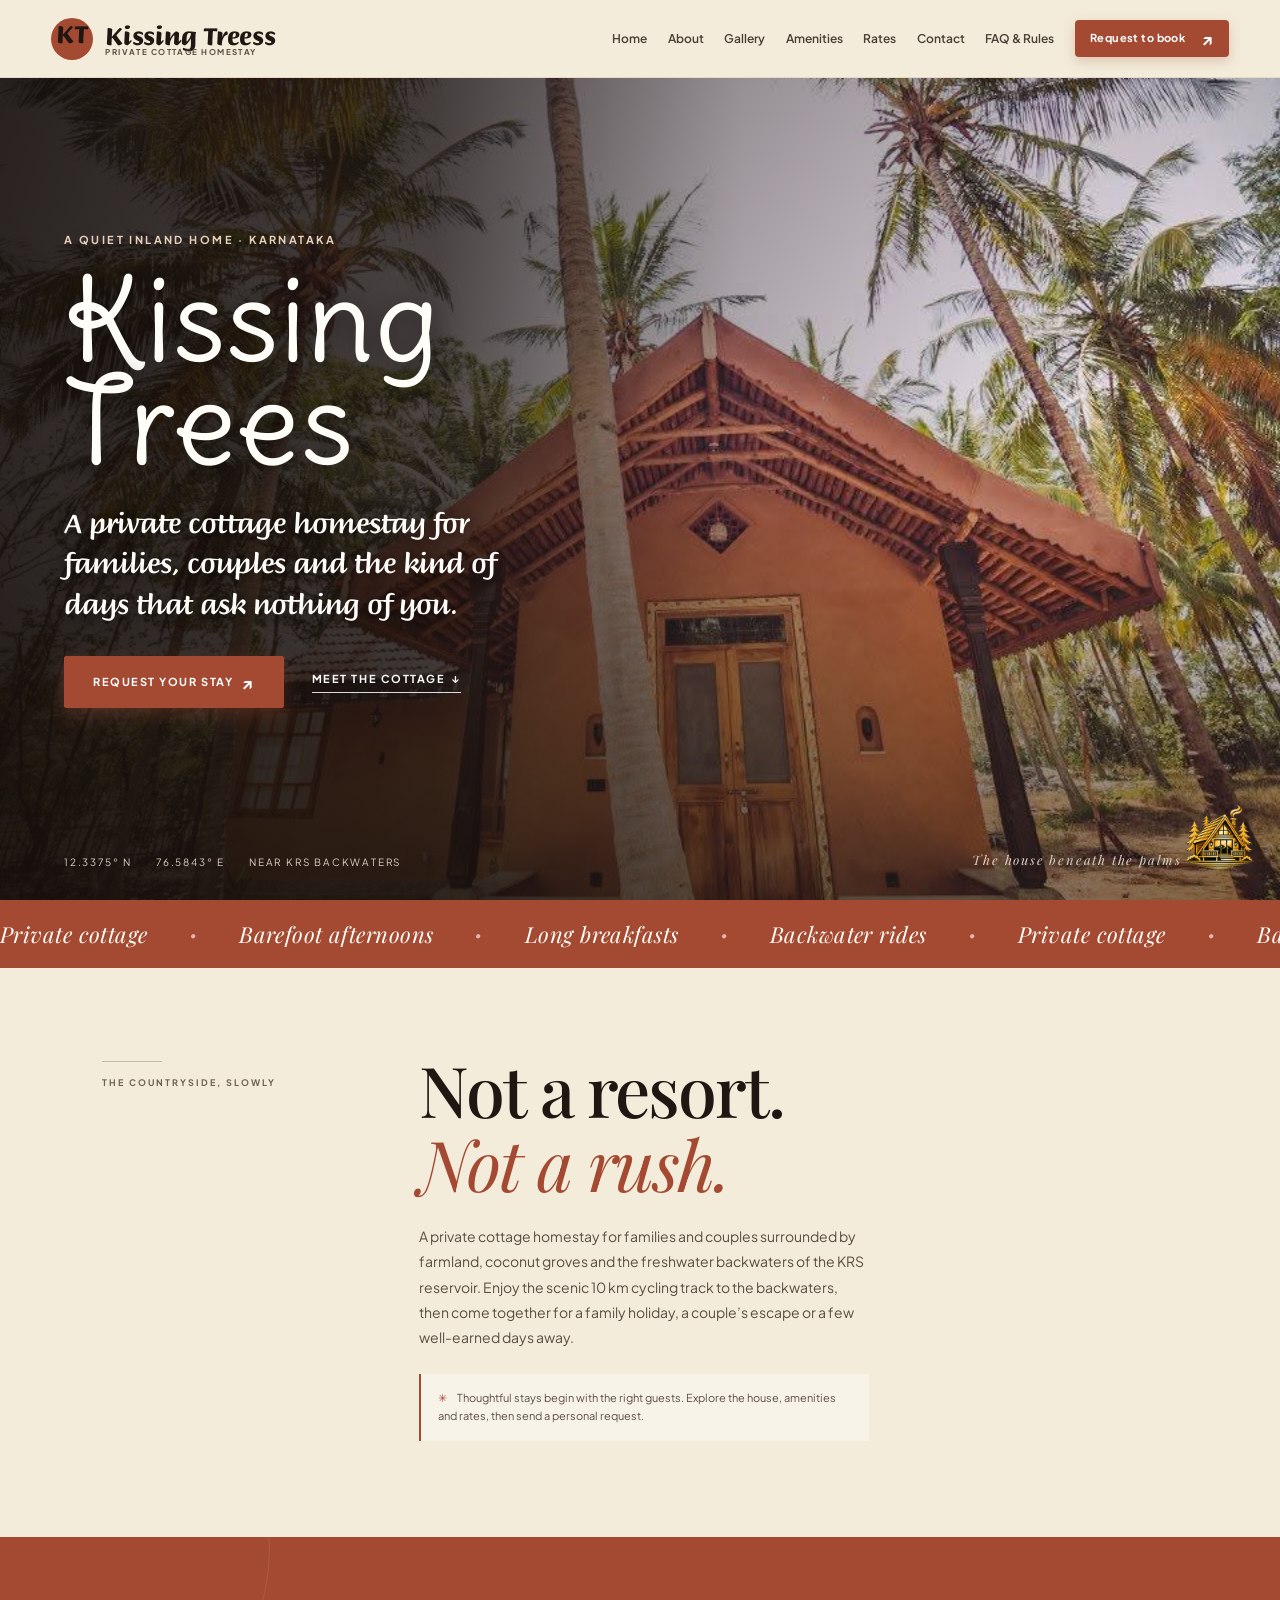
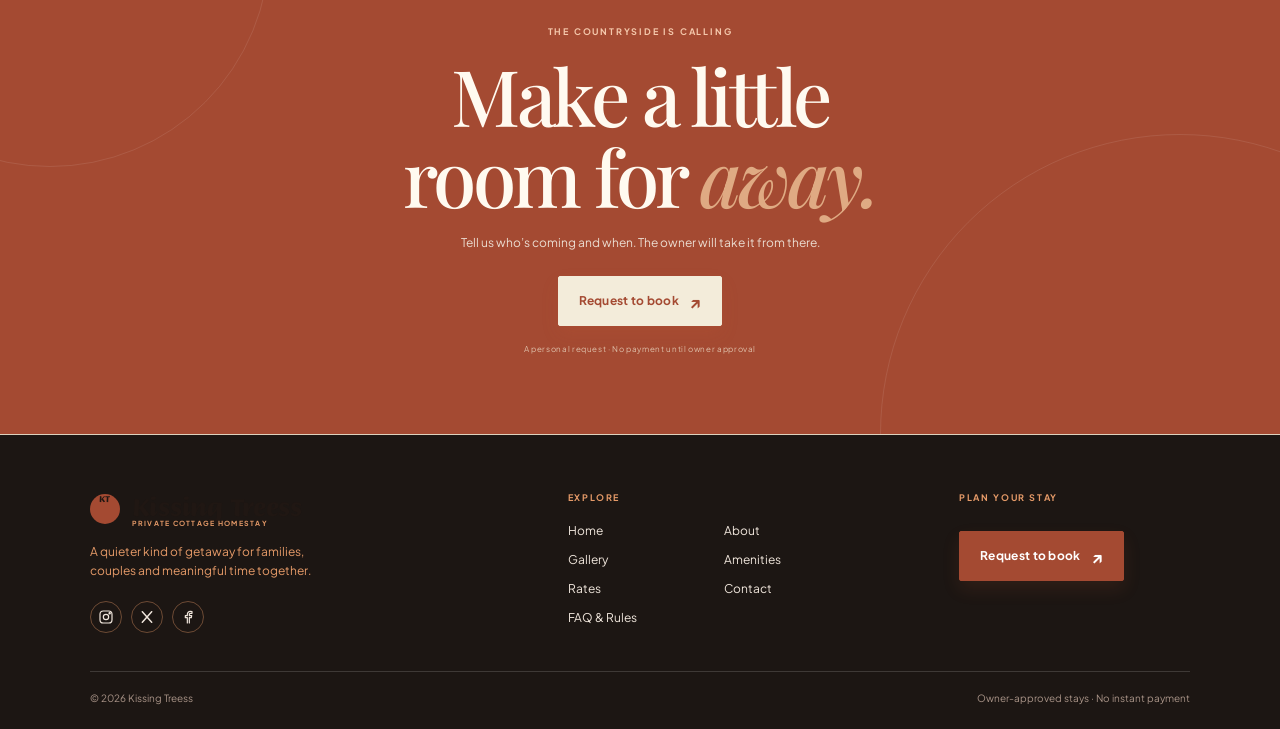
<file: index.html>
<!doctype html>
<html lang="en">
  <head>
    <meta charset="utf-8" />
    <meta name="viewport" content="width=device-width,initial-scale=1" />
    <meta name="theme-color" content="#f3ecda" />
    <meta
      name="description"
      content="Kissing Trees is a peaceful cottage homestay near Dornahalli, KR Nagar, Mysuru, surrounded by farmland, coconut groves and the KRS backwaters."
    />
    <meta name="robots" content="index, follow, max-image-preview:large" />
    <meta property="og:type" content="website" />
    <meta property="og:title" content="Kissing Trees Cottage Homestay" />
    <meta
      property="og:description"
      content="A quiet inland cottage homestay near Dornahalli and the KRS backwaters in Mysuru district, Karnataka."
    />
    <meta
      property="og:image"
      content="assets/property-photos/house-exterior.jpeg"
    />
    <meta name="twitter:card" content="summary_large_image" />
    <meta name="twitter:title" content="Kissing Trees Cottage Homestay" />
    <meta
      name="twitter:description"
      content="A quiet inland cottage homestay near Dornahalli and the KRS backwaters."
    />
    <title>
      Kissing Trees — A Private Cottage Homestay for Families &amp; Couples
    </title>
    <link rel="preconnect" href="https://fonts.googleapis.com" />
    <link rel="preconnect" href="https://fonts.gstatic.com" crossorigin />
    <link
      href="https://fonts.googleapis.com/css2?family=Briem+Hand:wght@300;400;500;600;700;800;900&family=Delius+Swash+Caps&family=Plus+Jakarta+Sans:ital,wght@0,300..800;1,300..800&family=Playfair+Display:ital,wght@0,400..900;1,400..900&display=swap"
      rel="stylesheet"
    />
    <link rel="stylesheet" href="css/style.css" />
    <script type="application/ld+json">
      {
        "@context": "https://schema.org",
        "@type": "LodgingBusiness",
        "name": "Kissing Trees",
        "description": "A cottage homestay near Dornahalli, KR Nagar, Mysuru district, Karnataka.",
        "url": "index.html",
        "image": "assets/property-photos/house-exterior.jpeg",
        "address": {
          "@type": "PostalAddress",
          "addressLocality": "KR Nagar",
          "addressRegion": "Karnataka",
          "addressCountry": "IN"
        },
        "sameAs": ["https://www.facebook.com/kissingtrees"]
      }
    </script>
  </head>
  <body class="home-page">
    <header class="topbar">
      <a class="wordmark" href="index.html" aria-label="Kissing Trees home">
        <span class="wordmark-icon">KT</span>
        <span class="wordmark-text">
          Kissing Trees
          <small>PRIVATE COTTAGE HOMESTAY</small>
        </span>
      </a>
      <nav class="main-nav">
        <a href="index.html">Home</a>
        <a href="about.html">About</a>
        <a href="gallery.html">Gallery</a>
        <a href="amenities.html">Amenities</a>
        <a href="pricing.html">Rates</a>
        <a href="contact.html">Contact</a>
        <a href="faq.html">FAQ &amp; Rules</a>
        <a class="nav-cta" href="booking.html">
          Request to book
          <span>↗</span>
        </a>
      </nav>
    </header>
    <main>
      <section class="home-hero" aria-label="Kissing Trees sanctuary">
        <div class="hero-left-content">
          <p class="hero-eyebrow">A QUIET INLAND HOME · KARNATAKA</p>
          <h1 class="hero-brand-heading">
            Kissing<br />Trees
          </h1>
          <p class="hero-tagline">
            A private cottage homestay for families, couples and the kind of days that ask nothing of you.
          </p>
          <div class="hero-actions">
            <a class="button button-terracotta" href="booking.html">
              REQUEST YOUR STAY
              <span>↗</span>
            </a>
            <a class="text-link-underline" href="#the-countryside">
              MEET THE COTTAGE
              <span>↓</span>
            </a>
          </div>
        </div>

        <div class="hero-meta-strip">
          <div class="hero-coords">
            <span>12.3375° N</span>
            <span>76.5843° E</span>
            <span>NEAR KRS BACKWATERS</span>
          </div>
          <div class="hero-index-label">
            The house beneath the palms ~ 01
          </div>
        </div>
      </section>

      <!-- Infinite Moving Terracotta Ribbon -->
      <section class="terracotta-ribbon" aria-label="Kissing Trees highlights">
        <div class="ribbon-marquee">
          <div class="ribbon-track">
            <div class="ribbon-group">
              <span>Private cottage</span>
              <span class="ribbon-dot">•</span>
              <span>Barefoot afternoons</span>
              <span class="ribbon-dot">•</span>
              <span>Long breakfasts</span>
              <span class="ribbon-dot">•</span>
              <span>Backwater rides</span>
              <span class="ribbon-dot">•</span>
            </div>
            <div class="ribbon-group" aria-hidden="true">
              <span>Private cottage</span>
              <span class="ribbon-dot">•</span>
              <span>Barefoot afternoons</span>
              <span class="ribbon-dot">•</span>
              <span>Long breakfasts</span>
              <span class="ribbon-dot">•</span>
              <span>Backwater rides</span>
              <span class="ribbon-dot">•</span>
            </div>
            <div class="ribbon-group" aria-hidden="true">
              <span>Private cottage</span>
              <span class="ribbon-dot">•</span>
              <span>Barefoot afternoons</span>
              <span class="ribbon-dot">•</span>
              <span>Long breakfasts</span>
              <span class="ribbon-dot">•</span>
              <span>Backwater rides</span>
              <span class="ribbon-dot">•</span>
            </div>
            <div class="ribbon-group" aria-hidden="true">
              <span>Private cottage</span>
              <span class="ribbon-dot">•</span>
              <span>Barefoot afternoons</span>
              <span class="ribbon-dot">•</span>
              <span>Long breakfasts</span>
              <span class="ribbon-dot">•</span>
              <span>Backwater rides</span>
              <span class="ribbon-dot">•</span>
            </div>
          </div>
        </div>
      </section>

      <section class="intro-band" id="the-countryside">
        <div class="intro-side">
          <div class="side-rule"></div>
          <span class="side-label">THE COUNTRYSIDE, SLOWLY</span>
        </div>
        <div class="intro-main">
          <h2>
            Not a resort.
            <br />
            <em>Not a rush.</em>
          </h2>
          <div class="intro-copy">
            <p class="intro-lead">
              A private cottage homestay for families and couples surrounded by
              farmland, coconut groves and the freshwater backwaters of the KRS
              reservoir. Enjoy the scenic 10 km cycling track to the backwaters,
              then come together for a family holiday, a couple’s escape or a few
              well-earned days away.
            </p>
            <p class="quiet-note">
              <span class="tiny-sun">✳</span>
              Thoughtful stays begin with the right guests. Explore the house,
              amenities and rates, then send a personal request.
            </p>
          </div>
        </div>
      </section>

      <section class="closing-cta">
        <div class="cta-orbit orbit-one"></div>
        <div class="cta-orbit orbit-two"></div>
        <p class="eyebrow">THE COUNTRYSIDE IS CALLING</p>
        <h2>
          Make a little
          <br />
          room for
          <em>away.</em>
        </h2>
        <p>Tell us who’s coming and when. The owner will take it from there.</p>
        <a class="button button-cream" href="booking.html">
          Request to book
          <span>↗</span>
        </a>
        <span class="cta-footnote">
          A personal request · No payment until owner approval
        </span>
      </section>
    </main>
    <footer class="site-footer">
      <div class="footer-main">
        <div class="footer-brand">
          <a class="wordmark" href="index.html">
            <span class="wordmark-icon">KT</span>
            <span class="wordmark-text">
              Kissing Trees
              <small>PRIVATE COTTAGE HOMESTAY</small>
            </span>
          </a>
          <p class="footer-tagline">
            A quieter kind of getaway for families, couples and meaningful time
            together.
          </p>
        </div>
        <div>
          <span class="footer-heading">EXPLORE</span>
          <nav class="footer-links">
            <a href="index.html">Home</a>
            <a href="about.html">About</a>
            <a href="gallery.html">Gallery</a>
            <a href="amenities.html">Amenities</a>
            <a href="pricing.html">Rates</a>
            <a href="contact.html">Contact</a>
            <a href="faq.html">FAQ &amp; Rules</a>
          </nav>
        </div>
        <div class="footer-contact">
          <span class="footer-heading">PLAN YOUR STAY</span>
          <a class="button" href="booking.html">
            Request to book
            <span>↗</span>
          </a>
        </div>
      </div>
      <div class="footer-bottom">
        <span>© 2026 Kissing Trees</span>
        <span>Owner-approved stays · No instant payment</span>
      </div>
    </footer>
    <script src="js/data.js"></script>
    <script src="js/main.js"></script>
  </body>
</html>
</file>
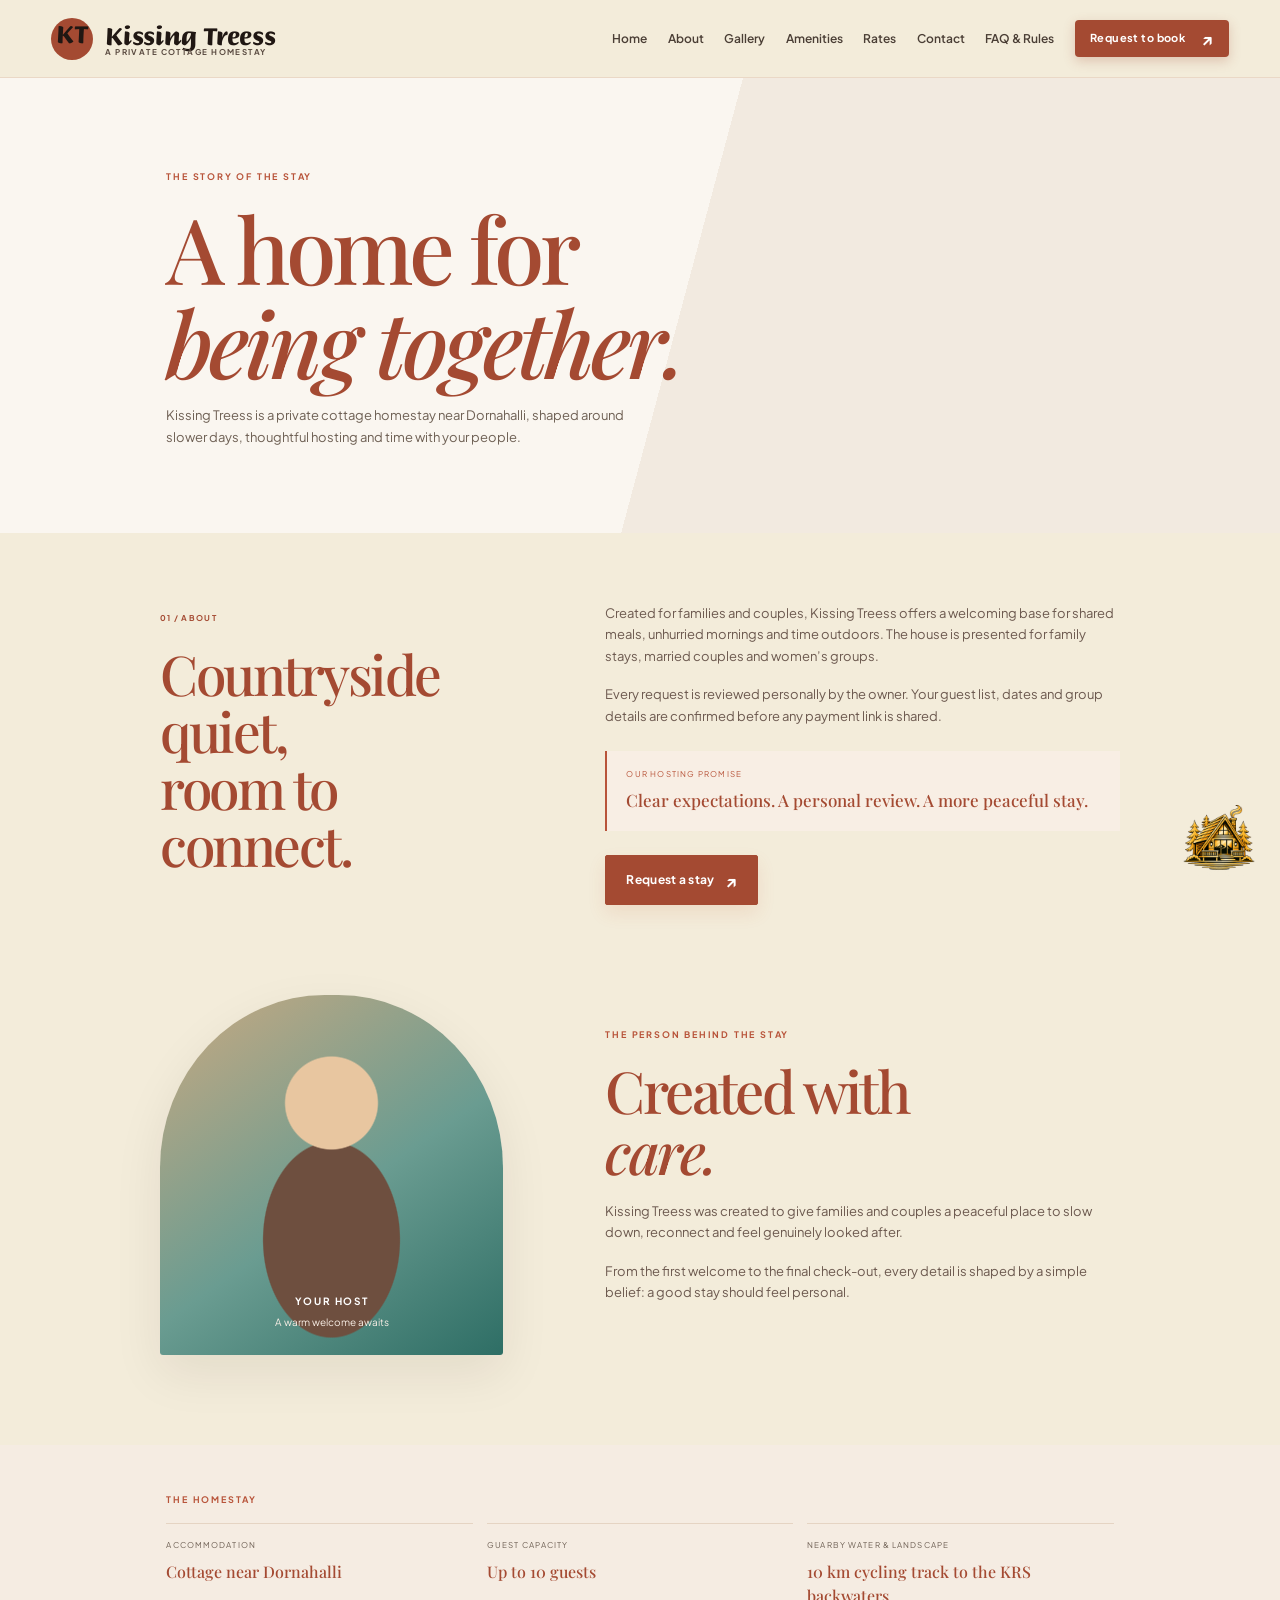
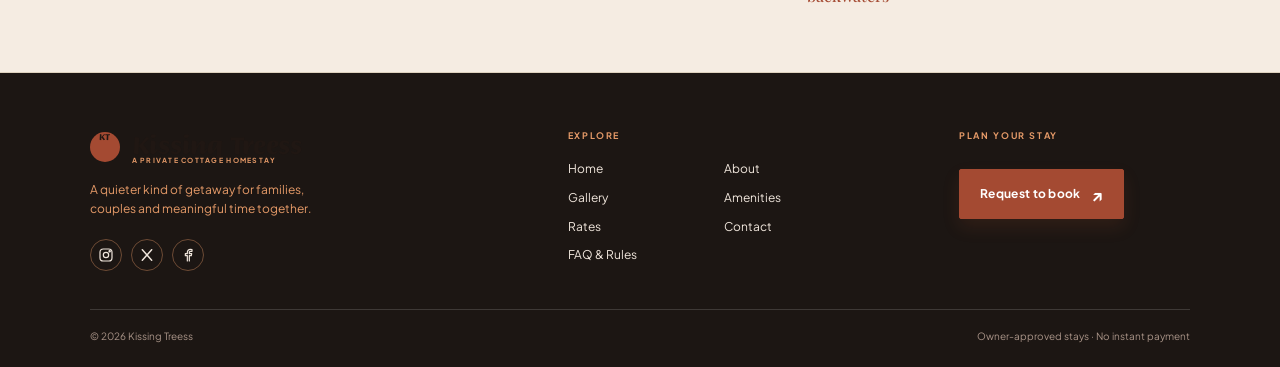
<file: about.html>
<!doctype html>
<html lang="en">
  <head>
    <meta charset="utf-8" />
    <meta name="viewport" content="width=device-width,initial-scale=1" />
    <meta
      name="description"
      content="Learn about Kissing Trees, a welcoming cottage homestay near Dornahalli, KR Nagar, Mysuru."
    />
    <meta name="robots" content="index, follow" />
    <title>About — Kissing Trees</title>
    <link rel="preconnect" href="https://fonts.googleapis.com" />
    <link rel="preconnect" href="https://fonts.gstatic.com" crossorigin />
    <link
      href="https://fonts.googleapis.com/css2?family=Briem+Hand:wght@300;400;500;600;700;800;900&family=Delius+Swash+Caps&family=Plus+Jakarta+Sans:ital,wght@0,300..800;1,300..800&family=Playfair+Display:ital,wght@0,400..900;1,400..900&display=swap"
      rel="stylesheet"
    />
    <link rel="stylesheet" href="css/style.css" />
  </head>
  <body class="detail-page">
    <header class="topbar">
      <a class="wordmark" href="index.html" aria-label="Kissing Trees home">
        <span class="wordmark-icon">KT</span>
        <span class="wordmark-text">
          Kissing Trees
          <small>A PRIVATE COTTAGE HOMESTAY</small>
        </span>
      </a>
      <nav class="main-nav">
        <a href="index.html">Home</a>
        <a href="about.html">About</a>
        <a href="gallery.html">Gallery</a>
        <a href="amenities.html">Amenities</a>
        <a href="pricing.html">Rates</a>
        <a href="contact.html">Contact</a>
        <a href="faq.html">FAQ &amp; Rules</a>
        <a class="nav-cta" href="booking.html">
          Request to book
          <span>↗</span>
        </a>
      </nav>
    </header>
    <main>
      <section class="subpage-hero">
        <p class="eyebrow">THE STORY OF THE STAY</p>
        <h1>
          A home for
          <br />
          <em>being together.</em>
        </h1>
        <p>
          Kissing Trees is a private cottage homestay near Dornahalli, shaped
          around slower days, thoughtful hosting and time with your people.
        </p>
      </section>
      <section class="detail-content">
        <div class="detail-intro">
          <span class="detail-index">01 / ABOUT</span>
          <h2>
            Countryside quiet,
            <br />
            room to connect.
          </h2>
        </div>
        <div class="detail-prose">
          <p>
            Created for families and couples, Kissing Trees offers a welcoming
            base for shared meals, unhurried mornings and time outdoors. The
            house is presented for family stays, married couples and women’s
            groups.
          </p>
          <p>
            Every request is reviewed personally by the owner. Your guest list,
            dates and group details are confirmed before any payment link is
            shared.
          </p>
          <div class="detail-callout">
            <span>OUR HOSTING PROMISE</span>
            <strong>
              Clear expectations. A personal review. A more peaceful stay.
            </strong>
          </div>
          <a class="button" href="booking.html">
            Request a stay
            <span>↗</span>
          </a>
        </div>
      </section>
      <section class="founder-section">
        <div
          class="founder-photo"
          role="img"
          aria-label="Kissing Trees host portrait"
        >
          <span>YOUR HOST</span>
          <small>A warm welcome awaits</small>
        </div>
        <div class="founder-copy">
          <p class="eyebrow">THE PERSON BEHIND THE STAY</p>
          <h2>Created with<br /><em>care.</em></h2>
          <p>
            Kissing Trees was created to give families and couples a peaceful
            place to slow down, reconnect and feel genuinely looked after.
          </p>
          <p>
            From the first welcome to the final check-out, every detail is
            shaped by a simple belief: a good stay should feel personal.
          </p>
        </div>
      </section>
      <section class="subpage-band">
        <p class="eyebrow">THE HOMESTAY</p>
        <div class="fact-row">
          <div>
            <small>ACCOMMODATION</small>
            <strong>Cottage near Dornahalli</strong>
          </div>
          <div>
            <small>GUEST CAPACITY</small>
            <strong id="aboutCapacity"></strong>
          </div>
          <div>
            <small>NEARBY WATER &amp; LANDSCAPE</small>
            <strong id="aboutLandscape"></strong>
          </div>
        </div>
      </section>
    </main>
    <footer class="site-footer">
      <div class="footer-main">
        <div class="footer-brand">
          <a class="wordmark" href="index.html">
            <span class="wordmark-icon">KT</span>
            <span class="wordmark-text">
              Kissing Trees
              <small>A PRIVATE COTTAGE HOMESTAY</small>
            </span>
          </a>
          <p class="footer-tagline">
            A quieter kind of getaway for families, couples and meaningful time
            together.
          </p>
        </div>
        <div>
          <span class="footer-heading">EXPLORE</span>
          <nav class="footer-links">
            <a href="index.html">Home</a>
            <a href="about.html">About</a>
            <a href="gallery.html">Gallery</a>
            <a href="amenities.html">Amenities</a>
            <a href="pricing.html">Rates</a>
            <a href="contact.html">Contact</a>
            <a href="faq.html">FAQ &amp; Rules</a>
          </nav>
        </div>
        <div class="footer-contact">
          <span class="footer-heading">PLAN YOUR STAY</span>
          <a class="button" href="booking.html">
            Request to book
            <span>↗</span>
          </a>
        </div>
      </div>
      <div class="footer-bottom">
        <span>© 2026 Kissing Trees</span>
        <span>Owner-approved stays · No instant payment</span>
      </div>
    </footer>
    <script src="js/data.js"></script>
    <script src="js/main.js"></script>
  </body>
</html>
</file>
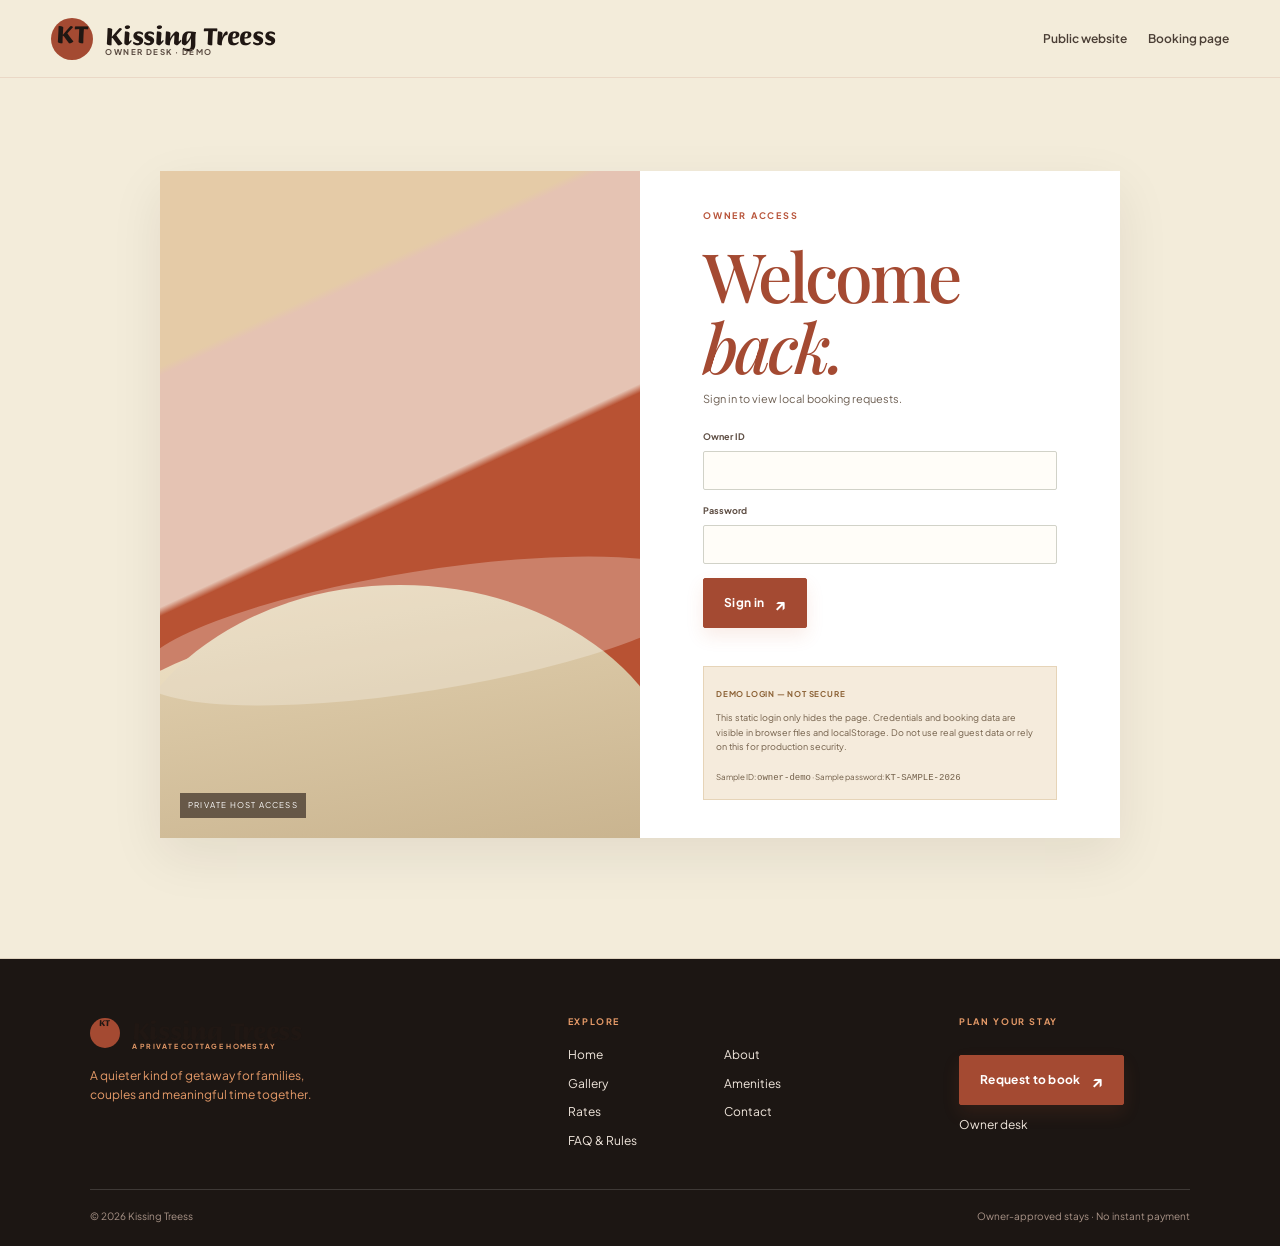
<file: admin.html>
<!doctype html>
<html lang="en">
  <head>
    <meta charset="utf-8" />
    <meta name="viewport" content="width=device-width,initial-scale=1" />
    <meta name="theme-color" content="#f7f3e9" />
    <meta name="robots" content="noindex, nofollow, noarchive" />
    <title>Owner Desk — Kissing Trees</title>
    <link rel="preconnect" href="https://fonts.googleapis.com" />
    <link rel="preconnect" href="https://fonts.gstatic.com" crossorigin />
    <link
      href="https://fonts.googleapis.com/css2?family=Briem+Hand:wght@300;400;500;600;700;800;900&family=Delius+Swash+Caps&family=Plus+Jakarta+Sans:ital,wght@0,300..800;1,300..800&family=Playfair+Display:ital,wght@0,400..900;1,400..900&display=swap"
      rel="stylesheet"
    />
    <link rel="stylesheet" href="css/style.css" />
  </head>
  <body class="admin-page">
    <header class="topbar">
      <a
        class="wordmark"
        href="index.html"
        aria-label="Kissing Trees owner desk"
      >
        <span class="wordmark-icon">KT</span>
        <span class="wordmark-text">
          Kissing Trees
          <small>OWNER DESK · DEMO</small>
        </span>
      </a>
      <nav class="main-nav">
        <a href="index.html">Public website</a>
        <a href="booking.html">Booking page</a>
        <button id="logoutBtn" class="nav-login-out" type="button" hidden>
          Sign out
        </button>
      </nav>
    </header>
    <main class="dashboard-main">
      <section id="loginScreen" class="login-screen">
        <div class="login-art">
          <span class="aside-sun"></span>
          <span class="aside-water"></span>
          <span class="aside-art-label">PRIVATE HOST ACCESS</span>
        </div>
        <div class="login-content">
          <p class="eyebrow">OWNER ACCESS</p>
          <h1>
            Welcome
            <br />
            <em>back.</em>
          </h1>
          <p>Sign in to view local booking requests.</p>
          <form id="ownerLogin">
            <label>
              Owner ID
              <input id="ownerId" autocomplete="username" required />
            </label>
            <label>
              Password
              <input
                id="ownerPassword"
                type="password"
                autocomplete="current-password"
                required
              />
            </label>
            <button class="button" type="submit">
              Sign in
              <span>↗</span>
            </button>
            <p id="loginError" class="login-error" role="alert"></p>
          </form>
          <div class="security-note">
            <strong>DEMO LOGIN — NOT SECURE</strong>
            <p>
              This static login only hides the page. Credentials and booking
              data are visible in browser files and localStorage. Do not use
              real guest data or rely on this for production security.
            </p>
            <small>
              Sample ID:
              <code id="demoUser"></code>
              · Sample password:
              <code id="demoPassword"></code>
            </small>
          </div>
        </div>
      </section>
      <section id="adminContent" class="admin-content" hidden>
        <div class="dashboard-heading">
          <div>
            <p class="eyebrow">PRIVATE HOST VIEW · THIS BROWSER ONLY</p>
            <h1>
              Owner
              <em>desk.</em>
            </h1>
            <p class="dashboard-intro">
              Review each guest request, check the group profile and decide when
              you’re ready.
            </p>
          </div>
          <a class="button dashboard-booking-link" href="booking.html">
            Open booking flow
            <span>↗</span>
          </a>
        </div>
        <div class="dashboard-notice">
          <span class="notice-icon">i</span>
          <p>
            Requests live in this browser’s localStorage. Approving a request
            reveals a payment link; it does not process payment. Blocked groups
            never appear here.
          </p>
        </div>
        <section class="dashboard-section">
          <div class="table-heading">
            <div>
              <p class="eyebrow">INCOMING STAYS</p>
              <h2>Booking requests</h2>
            </div>
            <span class="local-indicator">
              <i></i>
              LOCAL DATA
            </span>
          </div>
          <div class="table-frame">
            <table>
              <thead>
                <tr>
                  <th>Reference / received</th>
                  <th>Guest / group</th>
                  <th>Dates</th>
                  <th>Gate review</th>
                  <th>Owner decision</th>
                  <th>Action</th>
                </tr>
              </thead>
              <tbody id="rows"></tbody>
            </table>
          </div>
          <div class="dashboard-bottom">
            <p>Two sample requests load when this panel is empty.</p>
            <button class="button text-button" id="clearBtn" type="button">
              Clear all requests
              <span>↗</span>
            </button>
          </div>
        </section>
        <section class="owner-reminder">
          <span class="reminder-mark">KT</span>
          <div>
            <p class="eyebrow">CHECK-IN REMINDER</p>
            <p>
              Verify guest IDs against the approved guest list. A refundable
              security deposit applies. No parties or outside guests.
            </p>
          </div>
        </section>
      </section>
    </main>
    <footer class="site-footer">
      <div class="footer-main">
        <div class="footer-brand">
          <a class="wordmark" href="index.html">
            <span class="wordmark-icon">KT</span>
            <span class="wordmark-text">
              Kissing Trees
              <small>A PRIVATE COTTAGE HOMESTAY</small>
            </span>
          </a>
          <p class="footer-tagline">
            A quieter kind of getaway for families, couples and meaningful time
            together.
          </p>
        </div>
        <div>
          <span class="footer-heading">EXPLORE</span>
          <nav class="footer-links">
            <a href="index.html">Home</a>
            <a href="about.html">About</a>
            <a href="gallery.html">Gallery</a>
            <a href="amenities.html">Amenities</a>
            <a href="pricing.html">Rates</a>
            <a href="contact.html">Contact</a>
            <a href="faq.html">FAQ &amp; Rules</a>
          </nav>
        </div>
        <div class="footer-contact">
          <span class="footer-heading">PLAN YOUR STAY</span>
          <a class="button" href="booking.html">
            Request to book
            <span>↗</span>
          </a>
          <a href="admin.html">Owner desk</a>
        </div>
      </div>
      <div class="footer-bottom">
        <span>© 2026 Kissing Trees</span>
        <span>Owner-approved stays · No instant payment</span>
      </div>
    </footer>
    <script src="js/data.js"></script>
    <script src="js/admin.js"></script>
  </body>
</html>
</file>
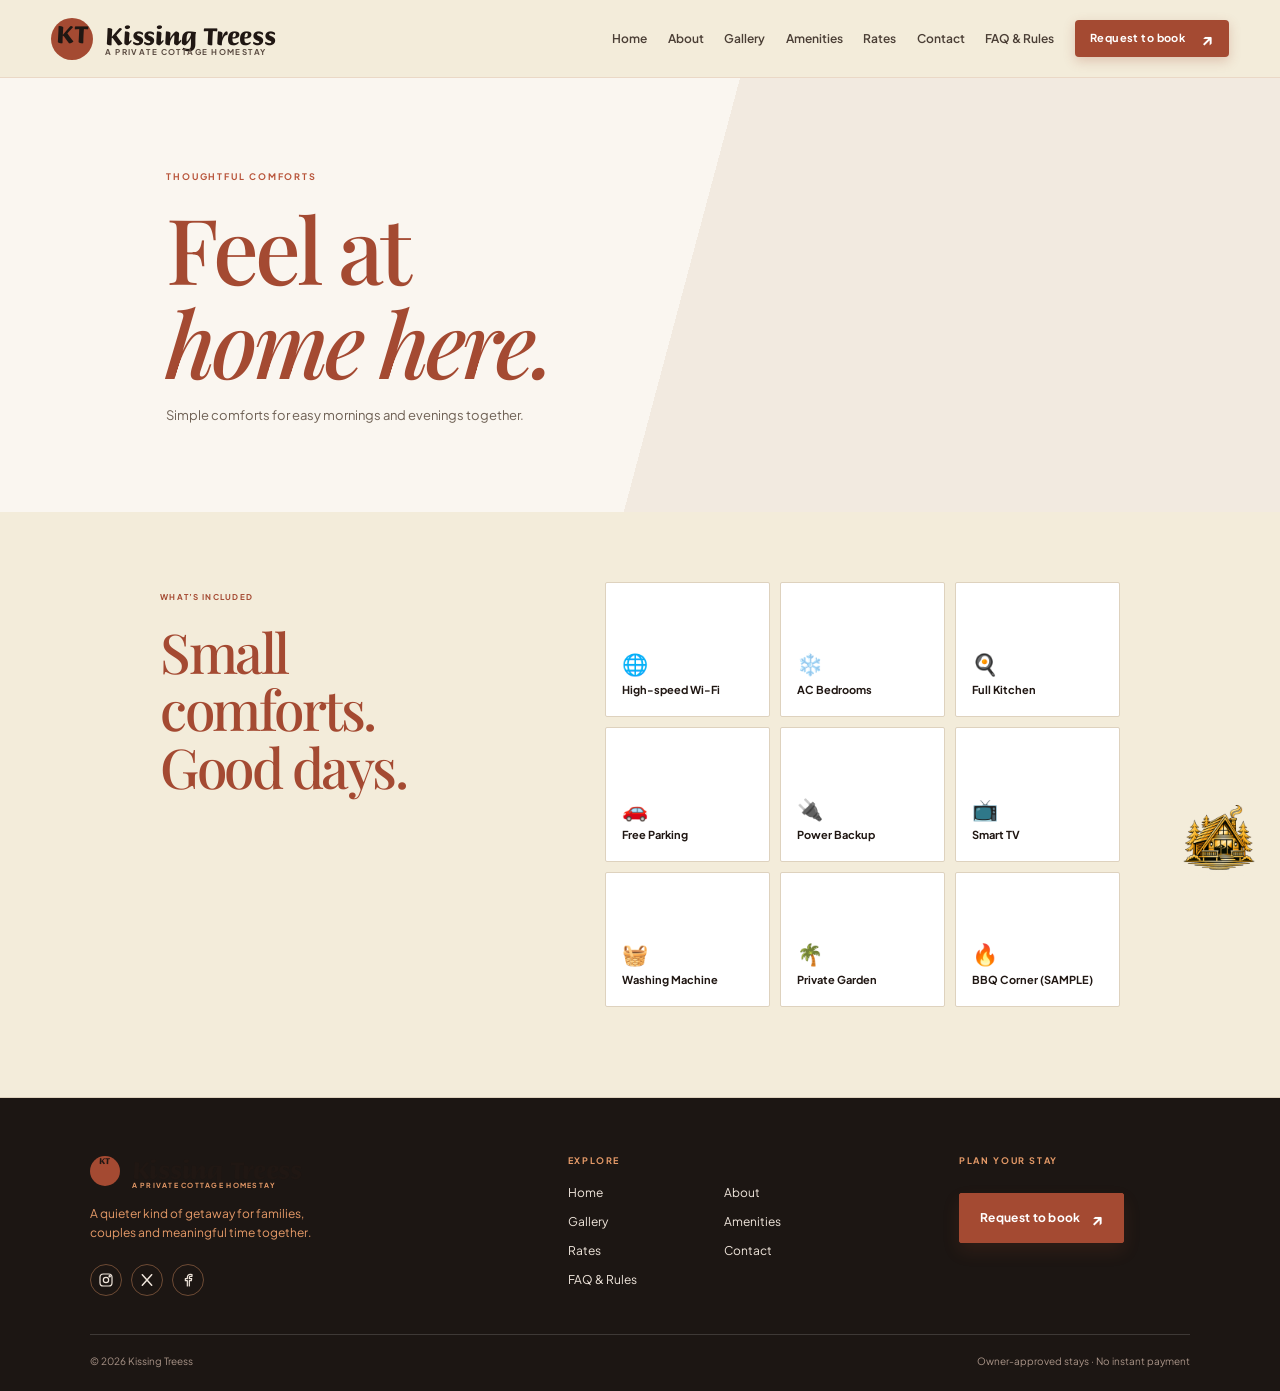
<file: amenities.html>
<!doctype html>
<html lang="en">
  <head>
    <meta charset="utf-8" />
    <meta name="viewport" content="width=device-width,initial-scale=1" />
    <meta
      name="description"
      content="See the comforts and amenities available at Kissing Trees cottage homestay near KR Nagar, Mysuru."
    />
    <meta name="robots" content="index, follow" />
    <title>Amenities — Kissing Trees</title>
    <link rel="preconnect" href="https://fonts.googleapis.com" />
    <link rel="preconnect" href="https://fonts.gstatic.com" crossorigin />
    <link
      href="https://fonts.googleapis.com/css2?family=Briem+Hand:wght@300;400;500;600;700;800;900&family=Delius+Swash+Caps&family=Plus+Jakarta+Sans:ital,wght@0,300..800;1,300..800&family=Playfair+Display:ital,wght@0,400..900;1,400..900&display=swap"
      rel="stylesheet"
    />
    <link rel="stylesheet" href="css/style.css" />
  </head>
  <body class="detail-page">
    <header class="topbar">
      <a class="wordmark" href="index.html" aria-label="Kissing Trees home">
        <span class="wordmark-icon">KT</span>
        <span class="wordmark-text">
          Kissing Trees
          <small>A PRIVATE COTTAGE HOMESTAY</small>
        </span>
      </a>
      <nav class="main-nav">
        <a href="index.html">Home</a>
        <a href="about.html">About</a>
        <a href="gallery.html">Gallery</a>
        <a href="amenities.html">Amenities</a>
        <a href="pricing.html">Rates</a>
        <a href="contact.html">Contact</a>
        <a href="faq.html">FAQ &amp; Rules</a>
        <a class="nav-cta" href="booking.html">
          Request to book
          <span>↗</span>
        </a>
      </nav>
    </header>
    <main>
      <section class="subpage-hero">
        <p class="eyebrow">THOUGHTFUL COMFORTS</p>
        <h1>
          Feel at
          <br />
          <em>home here.</em>
        </h1>
        <p>Simple comforts for easy mornings and evenings together.</p>
      </section>
      <section class="detail-content">
        <div class="detail-intro">
          <span class="detail-index">WHAT’S INCLUDED</span>
          <h2>
            Small comforts.
            <br />
            Good days.
          </h2>
        </div>
        <div>
          <div class="amenity-page-grid" id="amenities"></div>
        </div>
      </section>
    </main>
    <footer class="site-footer">
      <div class="footer-main">
        <div class="footer-brand">
          <a class="wordmark" href="index.html">
            <span class="wordmark-icon">KT</span>
            <span class="wordmark-text">
              Kissing Trees
              <small>A PRIVATE COTTAGE HOMESTAY</small>
            </span>
          </a>
          <p class="footer-tagline">
            A quieter kind of getaway for families, couples and meaningful time
            together.
          </p>
        </div>
        <div>
          <span class="footer-heading">EXPLORE</span>
          <nav class="footer-links">
            <a href="index.html">Home</a>
            <a href="about.html">About</a>
            <a href="gallery.html">Gallery</a>
            <a href="amenities.html">Amenities</a>
            <a href="pricing.html">Rates</a>
            <a href="contact.html">Contact</a>
            <a href="faq.html">FAQ &amp; Rules</a>
          </nav>
        </div>
        <div class="footer-contact">
          <span class="footer-heading">PLAN YOUR STAY</span>
          <a class="button" href="booking.html">
            Request to book
            <span>↗</span>
          </a>
        </div>
      </div>
      <div class="footer-bottom">
        <span>© 2026 Kissing Trees</span>
        <span>Owner-approved stays · No instant payment</span>
      </div>
    </footer>
    <script src="js/data.js"></script>
    <script src="js/main.js"></script>
  </body>
</html>
</file>
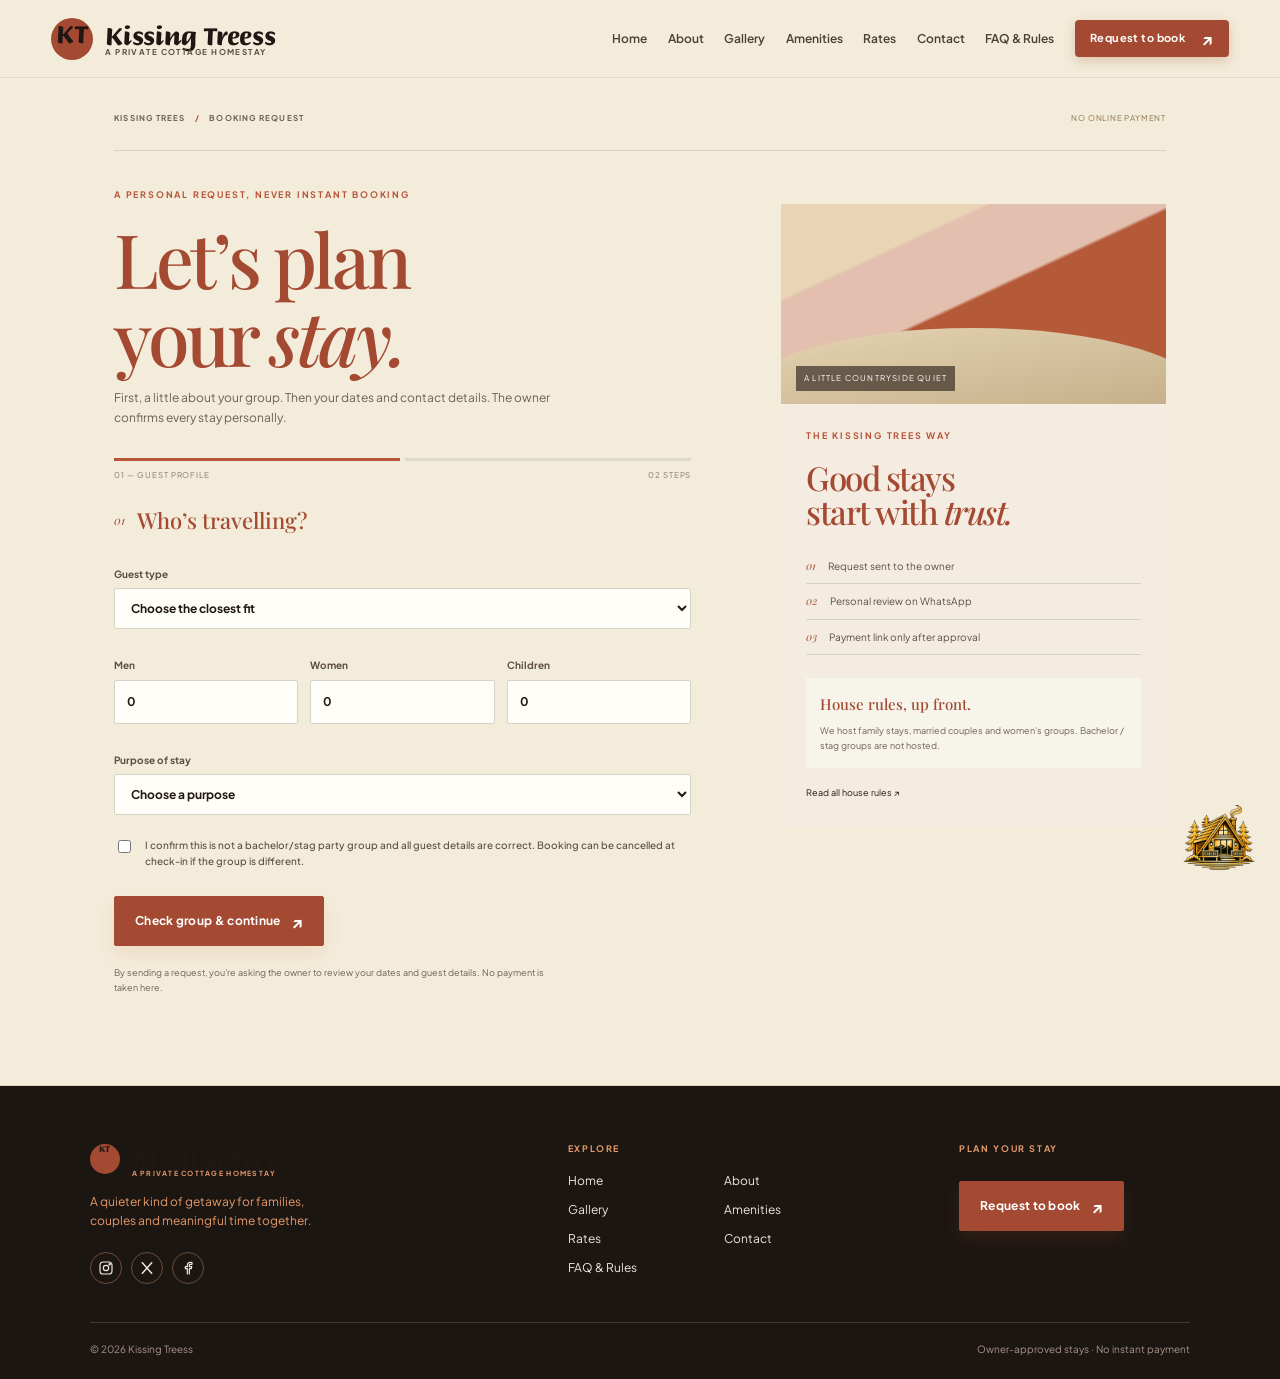
<file: booking.html>
<!doctype html>
<html lang="en">
  <head>
    <meta charset="utf-8" />
    <meta name="viewport" content="width=device-width,initial-scale=1" />
    <meta name="theme-color" content="#f7f3e9" />
    <meta
      name="description"
      content="Send a personal stay request to Kissing Trees cottage homestay near Dornahalli, Mysuru."
    />
    <meta name="robots" content="index, follow" />
    <title>Request a Stay — Kissing Trees</title>
    <link rel="preconnect" href="https://fonts.googleapis.com" />
    <link rel="preconnect" href="https://fonts.gstatic.com" crossorigin />
    <link
      href="https://fonts.googleapis.com/css2?family=Briem+Hand:wght@300;400;500;600;700;800;900&family=Delius+Swash+Caps&family=Plus+Jakarta+Sans:ital,wght@0,300..800;1,300..800&family=Playfair+Display:ital,wght@0,400..900;1,400..900&display=swap"
      rel="stylesheet"
    />
    <link rel="stylesheet" href="css/style.css" />
  </head>
  <body class="form-page">
    <header class="topbar">
      <a class="wordmark" href="index.html" aria-label="Kissing Trees home">
        <span class="wordmark-icon">KT</span>
        <span class="wordmark-text">
          Kissing Trees
          <small>A PRIVATE COTTAGE HOMESTAY</small>
        </span>
      </a>
      <nav class="main-nav">
        <a href="index.html">Home</a>
        <a href="about.html">About</a>
        <a href="gallery.html">Gallery</a>
        <a href="amenities.html">Amenities</a>
        <a href="pricing.html">Rates</a>
        <a href="contact.html">Contact</a>
        <a href="faq.html">FAQ &amp; Rules</a>
        <a class="nav-cta" href="booking.html">
          Request to book
          <span>↗</span>
        </a>
      </nav>
    </header>
    <main class="booking-main">
      <div class="booking-topline">
        <a class="back-link" href="index.html">
          KISSING TREES
          <span>/</span>
          BOOKING REQUEST
        </a>
        <span class="demo-tag">NO ONLINE PAYMENT</span>
      </div>
      <div class="booking-layout">
        <section class="booking-form-panel">
          <p class="eyebrow">A PERSONAL REQUEST, NEVER INSTANT BOOKING</p>
          <h1>
            Let’s plan
            <br />
            your
            <em>stay.</em>
          </h1>
          <p class="booking-lead">
            First, a little about your group. Then your dates and contact
            details. The owner confirms every stay personally.
          </p>
          <div class="progress-track">
            <span class="progress-active"></span>
            <span></span>
          </div>
          <div class="progress-label">
            <span id="progressLabel">01 — GUEST PROFILE</span>
            <span>02 STEPS</span>
          </div>
          <div id="gateResult" class="result" role="alert"></div>
          <form id="step1">
            <fieldset>
              <legend>
                <span class="legend-number">01</span>
                Who’s travelling?
              </legend>
              <label>
                Guest type
                <select id="guestType" required>
                  <option value="">Choose the closest fit</option>
                  <option>Family (with parents / kids / elders)</option>
                  <option>Married Couple</option>
                  <option>Women's Group</option>
                  <option>Solo / Corporate Work Stay</option>
                  <option>Mixed Family Group</option>
                </select>
              </label>
              <div class="row3">
                <label>
                  Men
                  <input id="men" type="number" min="0" value="0" required />
                </label>
                <label>
                  Women
                  <input id="women" type="number" min="0" value="0" required />
                </label>
                <label>
                  Children
                  <input
                    id="children"
                    type="number"
                    min="0"
                    value="0"
                    required
                  />
                </label>
              </div>
              <label>
                Purpose of stay
                <select id="purpose" required>
                  <option value="">Choose a purpose</option>
                  <option>Family Vacation</option>
                  <option>Anniversary / Couple Trip</option>
                  <option>Work / Business</option>
                  <option>Celebration / Party</option>
                  <option>Other</option>
                </select>
              </label>
              <label class="check">
                <input type="checkbox" id="declare" required />
                <span>
                  I confirm this is not a bachelor/stag party group and all
                  guest details are correct. Booking can be cancelled at
                  check-in if the group is different.
                </span>
              </label>
              <button class="button form-next" type="submit">
                Check group &amp; continue
                <span>↗</span>
              </button>
            </fieldset>
          </form>
          <form id="step2">
            <fieldset>
              <legend>
                <span class="legend-number">02</span>
                Your dates &amp; details
              </legend>
              <div class="row2">
                <label>
                  Check-in
                  <input id="checkin" type="date" required />
                </label>
                <label>
                  Check-out
                  <input id="checkout" type="date" required />
                </label>
              </div>
              <div class="row2">
                <label>
                  Your name
                  <input
                    id="gname"
                    type="text"
                    autocomplete="name"
                    required
                    placeholder="Full name"
                  />
                </label>
                <label>
                  Phone / WhatsApp
                  <input
                    id="gphone"
                    type="tel"
                    autocomplete="tel"
                    required
                    placeholder="Your contact number"
                  />
                </label>
              </div>
              <label>
                Names and ages of all guests
                <textarea
                  id="glist"
                  rows="4"
                  required
                  placeholder="Example: Asha (38), Ravi (40), Meera (9)"
                ></textarea>
              </label>
              <label>
                ID type of main guest
                <span class="label-soft">(ID checked at check-in)</span>
                <select id="gid">
                  <option>Passport</option>
                  <option>Driving Licence</option>
                  <option>Voter ID</option>
                  <option>Other valid photo ID</option>
                </select>
              </label>
              <div class="privacy-note">
                <span>i</span>
                <p>
                  We don’t collect ID numbers here. At check-in, IDs must match
                  the approved guest list. A refundable security deposit
                  applies. No parties or outside guests.
                </p>
              </div>
              <button class="button form-next" type="submit">
                Send booking request
                <span>↗</span>
              </button>
            </fieldset>
          </form>
          <div
            id="sentResult"
            class="result success-result"
            role="status"
          ></div>
          <p class="form-footnote">
            By sending a request, you’re asking the owner to review your dates
            and guest details. No payment is taken here.
          </p>
        </section>
        <aside class="booking-aside">
          <div class="aside-art">
            <span class="aside-sun"></span>
            <span class="aside-water"></span>
            <span class="aside-art-label">A LITTLE COUNTRYSIDE QUIET</span>
          </div>
          <div class="aside-content">
            <p class="eyebrow">THE KISSING TREES WAY</p>
            <h2>
              Good stays
              <br />
              start with
              <em>trust.</em>
            </h2>
            <ul>
              <li>
                <span>01</span>
                Request sent to the owner
              </li>
              <li>
                <span>02</span>
                Personal review on WhatsApp
              </li>
              <li>
                <span>03</span>
                Payment link only after approval
              </li>
            </ul>
            <div class="aside-rule">
              <strong>House rules, up front.</strong>
              <p>
                We host family stays, married couples and women’s groups.
                Bachelor / stag groups are not hosted.
              </p>
            </div>
            <a class="text-link" href="faq.html#rules">
              Read all house rules
              <span>↗</span>
            </a>
          </div>
        </aside>
      </div>
    </main>
    <footer class="site-footer">
      <div class="footer-main">
        <div class="footer-brand">
          <a class="wordmark" href="index.html">
            <span class="wordmark-icon">KT</span>
            <span class="wordmark-text">
              Kissing Trees
              <small>A PRIVATE COTTAGE HOMESTAY</small>
            </span>
          </a>
          <p class="footer-tagline">
            A quieter kind of getaway for families, couples and meaningful time
            together.
          </p>
        </div>
        <div>
          <span class="footer-heading">EXPLORE</span>
          <nav class="footer-links">
            <a href="index.html">Home</a>
            <a href="about.html">About</a>
            <a href="gallery.html">Gallery</a>
            <a href="amenities.html">Amenities</a>
            <a href="pricing.html">Rates</a>
            <a href="contact.html">Contact</a>
            <a href="faq.html">FAQ &amp; Rules</a>
          </nav>
        </div>
        <div class="footer-contact">
          <span class="footer-heading">PLAN YOUR STAY</span>
          <a class="button" href="booking.html">
            Request to book
            <span>↗</span>
          </a>
        </div>
      </div>
      <div class="footer-bottom">
        <span>© 2026 Kissing Trees</span>
        <span>Owner-approved stays · No instant payment</span>
      </div>
    </footer>
    <script src="js/data.js"></script>
    <script src="js/gate.js"></script>
    <script src="js/booking.js"></script>
  </body>
</html>
</file>
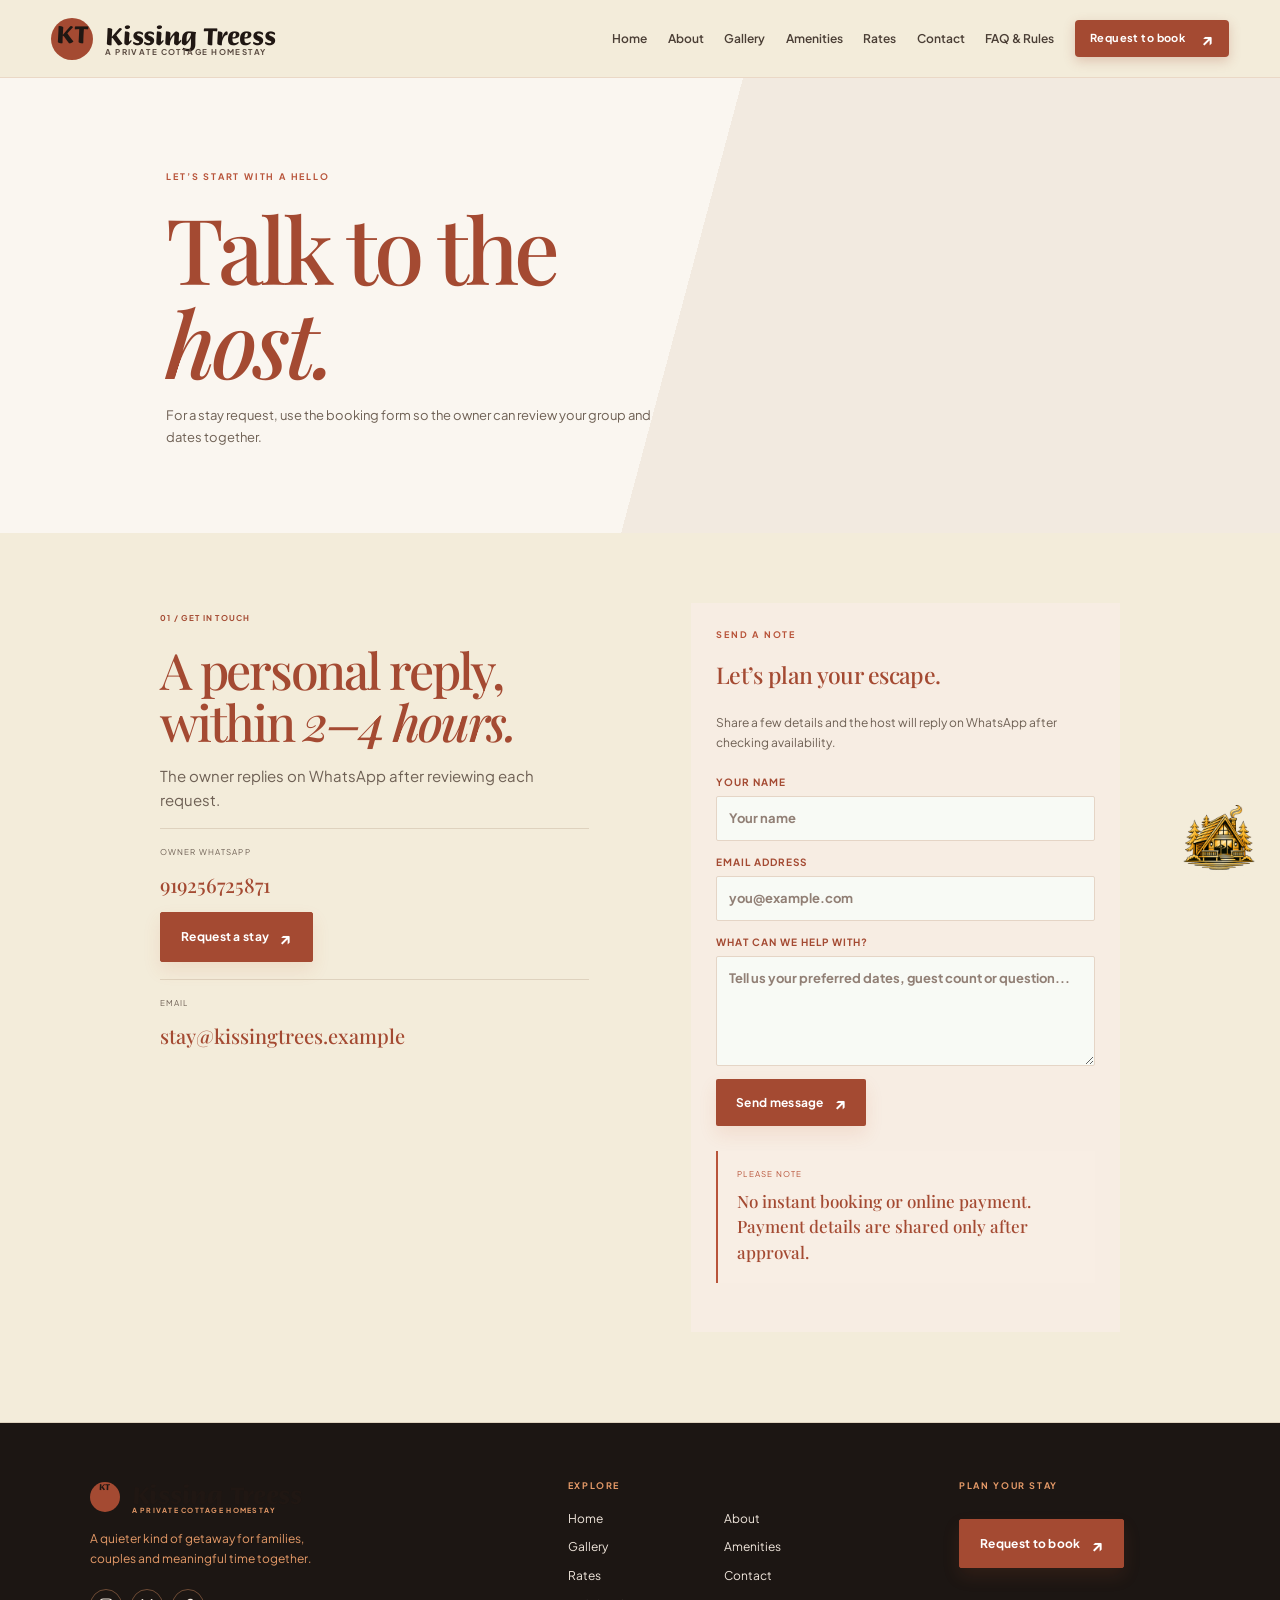
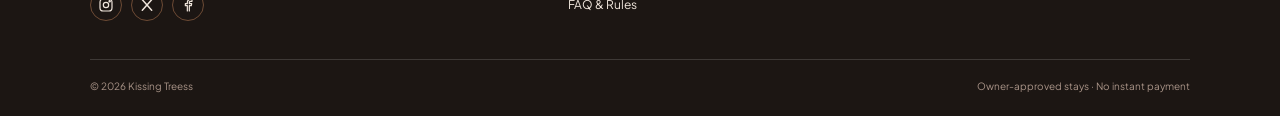
<file: contact.html>
<!doctype html>
<html lang="en">
  <head>
    <meta charset="utf-8" />
    <meta name="viewport" content="width=device-width,initial-scale=1" />
    <meta
      name="description"
      content="Contact Kissing Trees cottage homestay near KR Nagar, Mysuru, for availability and stay questions."
    />
    <meta name="robots" content="index, follow" />
    <title>Contact — Kissing Trees</title>
    <link rel="preconnect" href="https://fonts.googleapis.com" />
    <link rel="preconnect" href="https://fonts.gstatic.com" crossorigin />
    <link
      href="https://fonts.googleapis.com/css2?family=Briem+Hand:wght@300;400;500;600;700;800;900&family=Delius+Swash+Caps&family=Plus+Jakarta+Sans:ital,wght@0,300..800;1,300..800&family=Playfair+Display:ital,wght@0,400..900;1,400..900&display=swap"
      rel="stylesheet"
    />
    <link rel="stylesheet" href="css/style.css" />
  </head>
  <body class="detail-page">
    <header class="topbar">
      <a class="wordmark" href="index.html" aria-label="Kissing Trees home">
        <span class="wordmark-icon">KT</span>
        <span class="wordmark-text">
          Kissing Trees
          <small>A PRIVATE COTTAGE HOMESTAY</small>
        </span>
      </a>
      <nav class="main-nav">
        <a href="index.html">Home</a>
        <a href="about.html">About</a>
        <a href="gallery.html">Gallery</a>
        <a href="amenities.html">Amenities</a>
        <a href="pricing.html">Rates</a>
        <a href="contact.html">Contact</a>
        <a href="faq.html">FAQ &amp; Rules</a>
        <a class="nav-cta" href="booking.html">
          Request to book
          <span>↗</span>
        </a>
      </nav>
    </header>
    <main>
      <section class="subpage-hero">
        <p class="eyebrow">LET’S START WITH A HELLO</p>
        <h1>
          Talk to the
          <br />
          <em>host.</em>
        </h1>
        <p>
          For a stay request, use the booking form so the owner can review your
          group and dates together.
        </p>
      </section>
      <section class="detail-content contact-layout">
        <div>
          <span class="detail-index">01 / GET IN TOUCH</span>
          <h2>
            A personal reply,
            <br />
            within
            <em>2–4 hours.</em>
          </h2>
          <p class="muted">
            The owner replies on WhatsApp after reviewing each request.
          </p>
          <div class="contact-card">
            <small>OWNER WHATSAPP</small>
            <strong id="contactWhatsApp"></strong>
            <a class="button" href="booking.html">
              Request a stay
              <span>↗</span>
            </a>
          </div>
          <div class="contact-card">
            <small>EMAIL</small>
            <strong id="contactEmail"></strong>
          </div>
        </div>
        <div class="contact-side">
          <p class="eyebrow">SEND A NOTE</p>
          <h3>Let’s plan your escape.</h3>
          <p>
            Share a few details and the host will reply on WhatsApp after
            checking availability.
          </p>
          <form
            class="contact-form"
            action="https://api.web3forms.com/submit"
            method="POST"
          >
            <input
              type="hidden"
              name="access_key"
              value="YOUR_WEB3FORMS_ACCESS_KEY"
            />
            <input
              type="hidden"
              name="subject"
              value="New message for Kissing Trees"
            />
            <input
              type="hidden"
              name="from_name"
              value="Kissing Trees website"
            />
            <input
              type="checkbox"
              name="botcheck"
              class="contact-honeypot"
              tabindex="-1"
              autocomplete="off"
            />
            <label>
              Your name
              <input
                type="text"
                name="name"
                placeholder="Your name"
                autocomplete="name"
                required
              />
            </label>
            <label>
              Email address
              <input
                type="email"
                name="email"
                placeholder="you@example.com"
                autocomplete="email"
                required
              />
            </label>
            <label>
              What can we help with?
              <textarea
                name="message"
                rows="4"
                placeholder="Tell us your preferred dates, guest count or question..."
                required
              ></textarea>
            </label>
            <button class="button" type="submit">
              Send message
              <span>↗</span>
            </button>
          </form>
          <div class="detail-callout">
            <span>PLEASE NOTE</span>
            <strong>
              No instant booking or online payment. Payment details are shared
              only after approval.
            </strong>
          </div>
        </div>
      </section>
    </main>
    <footer class="site-footer">
      <div class="footer-main">
        <div class="footer-brand">
          <a class="wordmark" href="index.html">
            <span class="wordmark-icon">KT</span>
            <span class="wordmark-text">
              Kissing Trees
              <small>A PRIVATE COTTAGE HOMESTAY</small>
            </span>
          </a>
          <p class="footer-tagline">
            A quieter kind of getaway for families, couples and meaningful time
            together.
          </p>
        </div>
        <div>
          <span class="footer-heading">EXPLORE</span>
          <nav class="footer-links">
            <a href="index.html">Home</a>
            <a href="about.html">About</a>
            <a href="gallery.html">Gallery</a>
            <a href="amenities.html">Amenities</a>
            <a href="pricing.html">Rates</a>
            <a href="contact.html">Contact</a>
            <a href="faq.html">FAQ &amp; Rules</a>
          </nav>
        </div>
        <div class="footer-contact">
          <span class="footer-heading">PLAN YOUR STAY</span>
          <a class="button" href="booking.html">
            Request to book
            <span>↗</span>
          </a>
        </div>
      </div>
      <div class="footer-bottom">
        <span>© 2026 Kissing Trees</span>
        <span>Owner-approved stays · No instant payment</span>
      </div>
    </footer>
    <script src="js/data.js"></script>
    <script src="js/main.js"></script>
  </body>
</html>
</file>
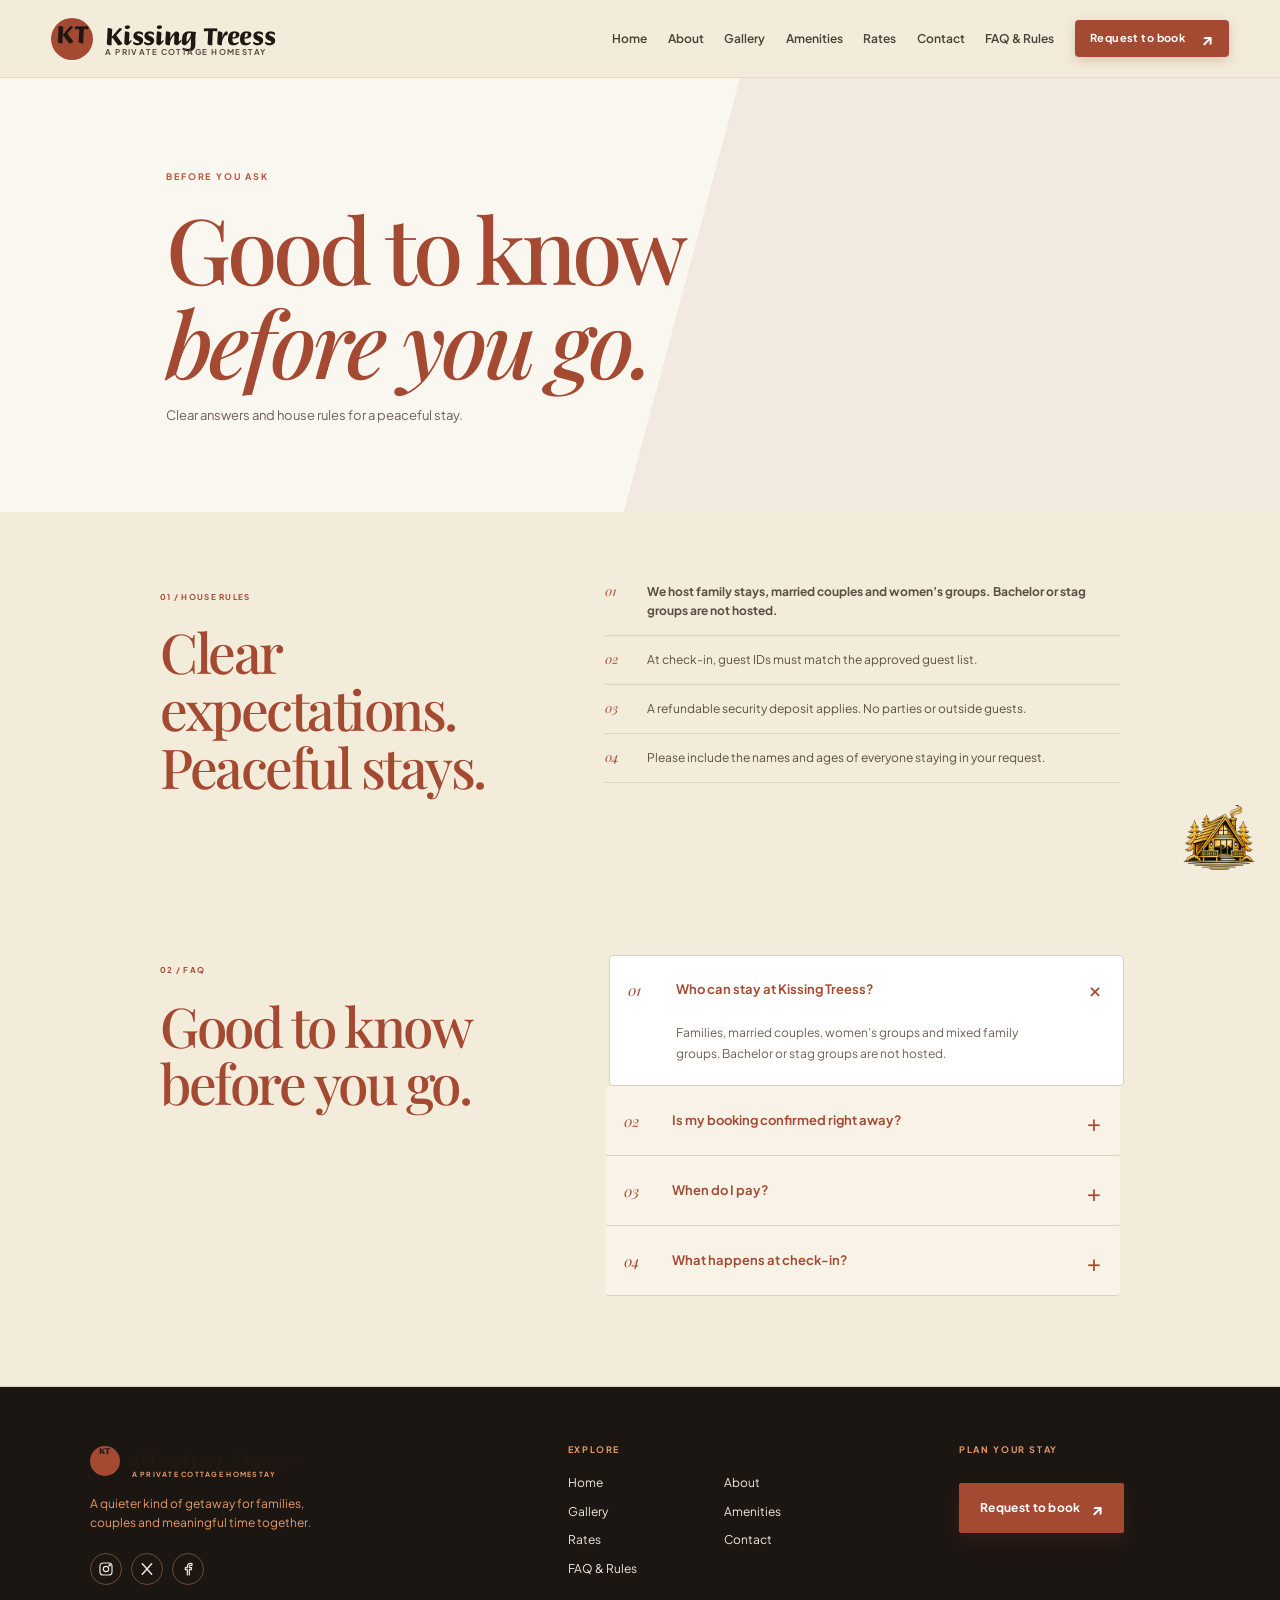
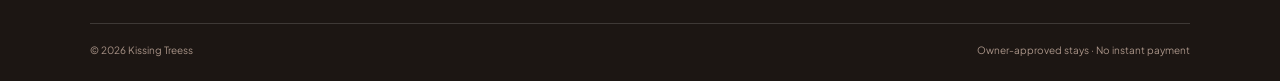
<file: faq.html>
<!doctype html>
<html lang="en">
  <head>
    <meta charset="utf-8" />
    <meta name="viewport" content="width=device-width,initial-scale=1" />
    <meta
      name="description"
      content="Read frequently asked questions and house rules for a peaceful stay at Kissing Trees cottage homestay."
    />
    <meta name="robots" content="index, follow" />
    <title>FAQ &amp; House Rules — Kissing Trees</title>
    <link rel="preconnect" href="https://fonts.googleapis.com" />
    <link rel="preconnect" href="https://fonts.gstatic.com" crossorigin />
    <link
      href="https://fonts.googleapis.com/css2?family=Briem+Hand:wght@300;400;500;600;700;800;900&family=Delius+Swash+Caps&family=Plus+Jakarta+Sans:ital,wght@0,300..800;1,300..800&family=Playfair+Display:ital,wght@0,400..900;1,400..900&display=swap"
      rel="stylesheet"
    />
    <link rel="stylesheet" href="css/style.css" />
  </head>
  <body class="detail-page">
    <header class="topbar">
      <a class="wordmark" href="index.html" aria-label="Kissing Trees home">
        <span class="wordmark-icon">KT</span>
        <span class="wordmark-text">
          Kissing Trees
          <small>A PRIVATE COTTAGE HOMESTAY</small>
        </span>
      </a>
      <nav class="main-nav">
        <a href="index.html">Home</a>
        <a href="about.html">About</a>
        <a href="gallery.html">Gallery</a>
        <a href="amenities.html">Amenities</a>
        <a href="pricing.html">Rates</a>
        <a href="contact.html">Contact</a>
        <a href="faq.html">FAQ &amp; Rules</a>
        <a class="nav-cta" href="booking.html"
          >Request to book <span>↗</span></a
        >
      </nav>
    </header>
    <main>
      <section class="subpage-hero">
        <p class="eyebrow">BEFORE YOU ASK</p>
        <h1>Good to know<br /><em>before you go.</em></h1>
        <p>Clear answers and house rules for a peaceful stay.</p>
      </section>
      <section class="detail-content" id="rules">
        <div class="detail-intro">
          <span class="detail-index">01 / HOUSE RULES</span>
          <h2>Clear expectations.<br />Peaceful stays.</h2>
        </div>
        <div class="rules-list">
          <article>
            <span>01</span>
            <p>
              <strong>
                We host family stays, married couples and women’s groups.
                Bachelor or stag groups are not hosted.
              </strong>
            </p>
          </article>
          <article>
            <span>02</span>
            <p>At check-in, guest IDs must match the approved guest list.</p>
          </article>
          <article>
            <span>03</span>
            <p>
              A refundable security deposit applies. No parties or outside
              guests.
            </p>
          </article>
          <article>
            <span>04</span>
            <p>
              Please include the names and ages of everyone staying in your
              request.
            </p>
          </article>
        </div>
      </section>
      <section class="detail-content">
        <div class="detail-intro">
          <span class="detail-index">02 / FAQ</span>
          <h2>Good to know<br />before you go.</h2>
        </div>
        <div class="faq-list">
          <details open>
            <summary>
              <span class="faq-number">01</span>
              <span class="faq-question">Who can stay at Kissing Trees?</span>
              <span class="faq-toggle" aria-hidden="true">+</span>
            </summary>
            <p>
              Families, married couples, women’s groups and mixed family groups.
              Bachelor or stag groups are not hosted.
            </p>
          </details>
          <details>
            <summary>
              <span class="faq-number">02</span>
              <span class="faq-question"
                >Is my booking confirmed right away?</span
              >
              <span class="faq-toggle" aria-hidden="true">+</span>
            </summary>
            <p>
              No. Every request is reviewed by the owner before confirmation.
            </p>
          </details>
          <details>
            <summary>
              <span class="faq-number">03</span>
              <span class="faq-question">When do I pay?</span>
              <span class="faq-toggle" aria-hidden="true">+</span>
            </summary>
            <p>
              Only after the owner approves your request. This website does not
              collect payment.
            </p>
          </details>
          <details>
            <summary>
              <span class="faq-number">04</span>
              <span class="faq-question">What happens at check-in?</span>
              <span class="faq-toggle" aria-hidden="true">+</span>
            </summary>
            <p>
              IDs are checked against the approved guest list. A refundable
              security deposit applies.
            </p>
          </details>
        </div>
      </section>
    </main>
    <footer class="site-footer">
      <div class="footer-main">
        <div class="footer-brand">
          <a class="wordmark" href="index.html">
            <span class="wordmark-icon">KT</span>
            <span class="wordmark-text">
              Kissing Trees
              <small>A PRIVATE COTTAGE HOMESTAY</small>
            </span>
          </a>
          <p class="footer-tagline">
            A quieter kind of getaway for families, couples and meaningful time
            together.
          </p>
        </div>
        <div>
          <span class="footer-heading">EXPLORE</span>
          <nav class="footer-links">
            <a href="index.html">Home</a>
            <a href="about.html">About</a>
            <a href="gallery.html">Gallery</a>
            <a href="amenities.html">Amenities</a>
            <a href="pricing.html">Rates</a>
            <a href="contact.html">Contact</a>
            <a href="faq.html">FAQ &amp; Rules</a>
          </nav>
        </div>
        <div class="footer-contact">
          <span class="footer-heading">PLAN YOUR STAY</span>
          <a class="button" href="booking.html"
            >Request to book <span>↗</span></a
          >
        </div>
      </div>
      <div class="footer-bottom">
        <span>© 2026 Kissing Trees</span>
        <span>Owner-approved stays · No instant payment</span>
      </div>
    </footer>
    <script src="js/data.js"></script>
    <script src="js/main.js"></script>
  </body>
</html>
</file>
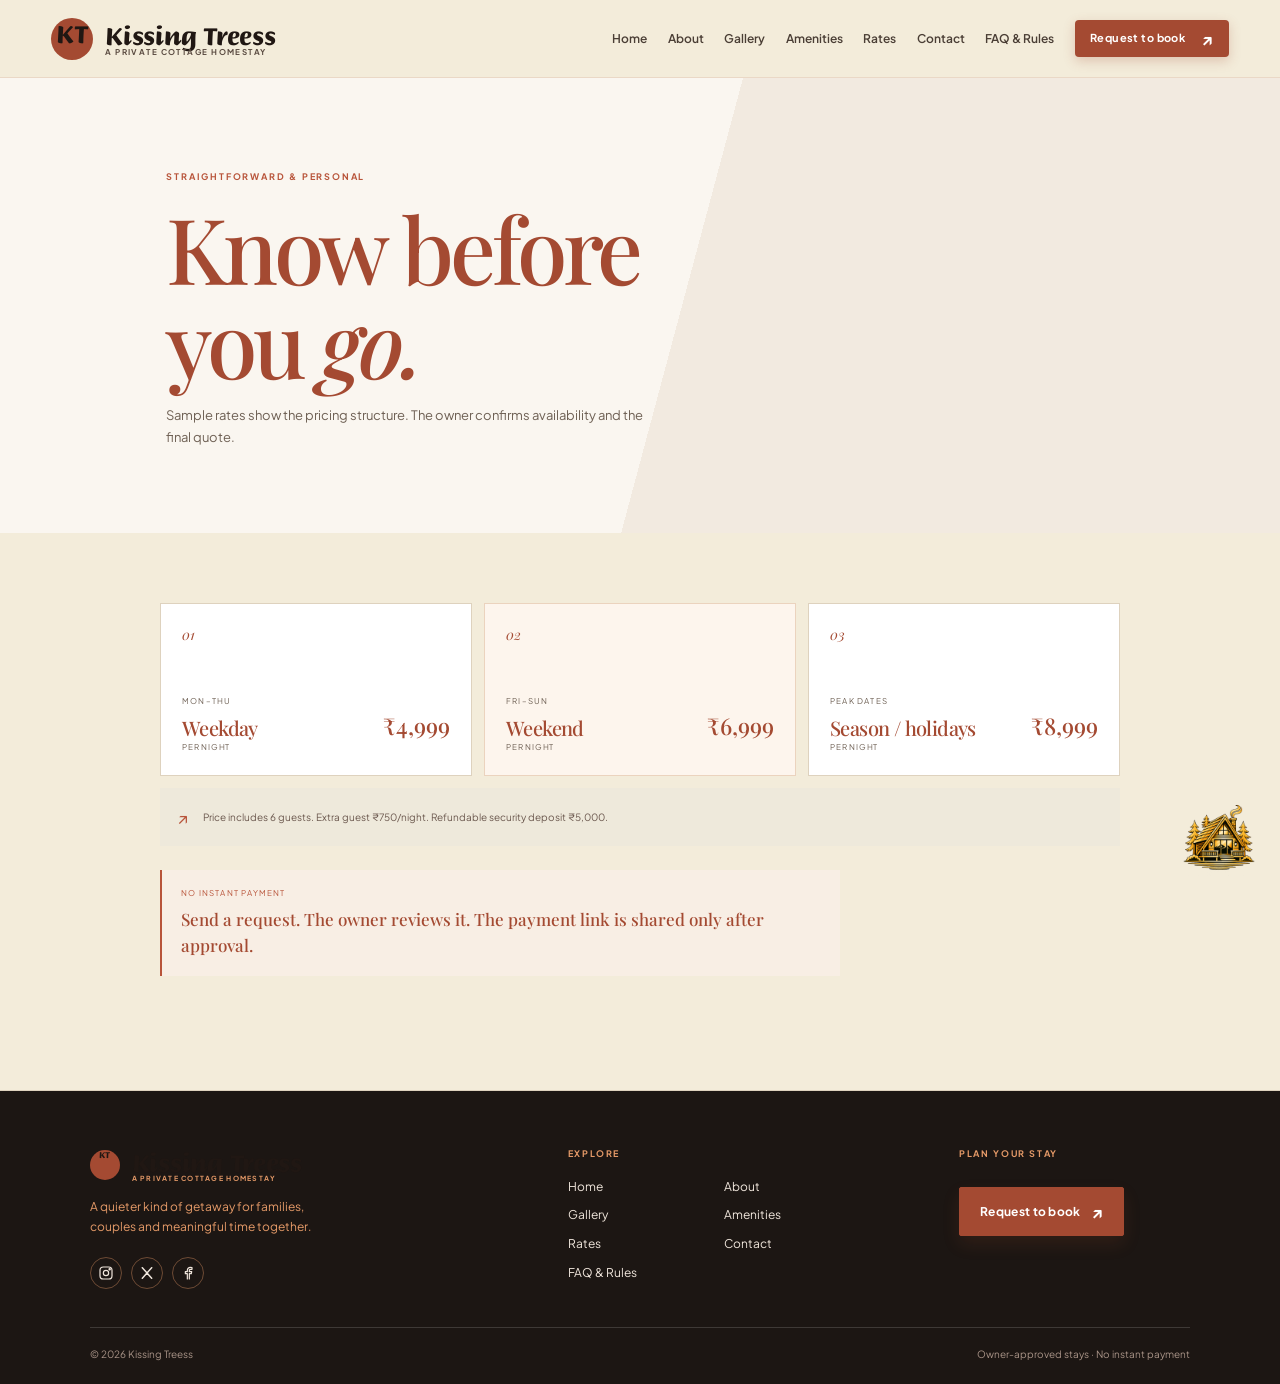
<file: pricing.html>
<!doctype html>
<html lang="en">
  <head>
    <meta charset="utf-8" />
    <meta name="viewport" content="width=device-width,initial-scale=1" />
    <meta
      name="description"
      content="View stay rates and booking information for Kissing Trees cottage homestay near Dornahalli, Mysuru."
    />
    <meta name="robots" content="index, follow" />
    <title>Rates — Kissing Trees</title>
    <link rel="preconnect" href="https://fonts.googleapis.com" />
    <link rel="preconnect" href="https://fonts.gstatic.com" crossorigin />
    <link
      href="https://fonts.googleapis.com/css2?family=Briem+Hand:wght@300;400;500;600;700;800;900&family=Delius+Swash+Caps&family=Plus+Jakarta+Sans:ital,wght@0,300..800;1,300..800&family=Playfair+Display:ital,wght@0,400..900;1,400..900&display=swap"
      rel="stylesheet"
    />
    <link rel="stylesheet" href="css/style.css" />
  </head>
  <body class="detail-page">
    <header class="topbar">
      <a class="wordmark" href="index.html" aria-label="Kissing Trees home">
        <span class="wordmark-icon">KT</span>
        <span class="wordmark-text">
          Kissing Trees
          <small>A PRIVATE COTTAGE HOMESTAY</small>
        </span>
      </a>
      <nav class="main-nav">
        <a href="index.html">Home</a>
        <a href="about.html">About</a>
        <a href="gallery.html">Gallery</a>
        <a href="amenities.html">Amenities</a>
        <a href="pricing.html">Rates</a>
        <a href="contact.html">Contact</a>
        <a href="faq.html">FAQ &amp; Rules</a>
        <a class="nav-cta" href="booking.html">
          Request to book
          <span>↗</span>
        </a>
      </nav>
    </header>
    <main>
      <section class="subpage-hero">
        <p class="eyebrow">STRAIGHTFORWARD &amp; PERSONAL</p>
        <h1>
          Know before
          <br />
          you
          <em>go.</em>
        </h1>
        <p>
          Sample rates show the pricing structure. The owner confirms
          availability and the final quote.
        </p>
      </section>
      <section class="detail-content pricing-content">
        <div class="rate-grid">
          <article class="rate-card">
            <span class="rate-no">01</span>
            <div>
              <small>MON–THU</small>
              <h3>Weekday</h3>
            </div>
            <strong id="pWeekday"></strong>
            <span class="rate-unit">per night</span>
          </article>
          <article class="rate-card featured-rate">
            <span class="rate-no">02</span>
            <div>
              <small>FRI–SUN</small>
              <h3>Weekend</h3>
            </div>
            <strong id="pWeekend"></strong>
            <span class="rate-unit">per night</span>
          </article>
          <article class="rate-card">
            <span class="rate-no">03</span>
            <div>
              <small>PEAK DATES</small>
              <h3>Season / holidays</h3>
            </div>
            <strong id="pSeason"></strong>
            <span class="rate-unit">per night</span>
          </article>
        </div>
        <div class="price-note">
          <span class="note-symbol">↗</span>
          <p id="priceNotes"></p>
        </div>
        <div class="detail-callout">
          <span>NO INSTANT PAYMENT</span>
          <strong>
            Send a request. The owner reviews it. The payment link is shared
            only after approval.
          </strong>
        </div>
      </section>
    </main>
    <footer class="site-footer">
      <div class="footer-main">
        <div class="footer-brand">
          <a class="wordmark" href="index.html">
            <span class="wordmark-icon">KT</span>
            <span class="wordmark-text">
              Kissing Trees
              <small>A PRIVATE COTTAGE HOMESTAY</small>
            </span>
          </a>
          <p class="footer-tagline">
            A quieter kind of getaway for families, couples and meaningful time
            together.
          </p>
        </div>
        <div>
          <span class="footer-heading">EXPLORE</span>
          <nav class="footer-links">
            <a href="index.html">Home</a>
            <a href="about.html">About</a>
            <a href="gallery.html">Gallery</a>
            <a href="amenities.html">Amenities</a>
            <a href="pricing.html">Rates</a>
            <a href="contact.html">Contact</a>
            <a href="faq.html">FAQ &amp; Rules</a>
          </nav>
        </div>
        <div class="footer-contact">
          <span class="footer-heading">PLAN YOUR STAY</span>
          <a class="button" href="booking.html">
            Request to book
            <span>↗</span>
          </a>
        </div>
      </div>
      <div class="footer-bottom">
        <span>© 2026 Kissing Trees</span>
        <span>Owner-approved stays · No instant payment</span>
      </div>
    </footer>
    <script src="js/data.js"></script>
    <script src="js/main.js"></script>
  </body>
</html>
</file>
<file: css/style.css>
﻿@import url('https://fonts.googleapis.com/css2?family=Briem+Hand:wght@300;400;500;600;700;800;900&family=Delius+Swash+Caps&family=Plus+Jakarta+Sans:ital,wght@0,300..800;1,300..800&family=Playfair+Display:ital,wght@0,400..900;1,400..900&display=swap');

:root {
  /* Exact Match to Client Reference: Terracotta & Sand Linen */
  --brand: #a44a32;
  --brand-hover: #b8543a;
  --brand-gold: #d99b43;
  --brand-dark: #201713;
  --pine: #a44a32;
  --jade: #b8543a;
  --foam: #f3ecda;
  --sand: #ede4d0;
  --paper: #ffffff;
  --ink: #201713;
  --muted: #6e6054;
  --line: #ded2be;
  --clay: #a44a32;
  --shadow: 0 18px 50px rgba(32, 23, 19, 0.08);
  --serif: "Playfair Display", Georgia, serif;
  --sans: "Plus Jakarta Sans", "DM Sans", -apple-system, BlinkMacSystemFont, "Segoe UI", sans-serif;
  --font-delius: "Delius Swash Caps", cursive;
  --font-briem: "Briem Hand", cursive;
}
* {
  box-sizing: border-box;
}
html {
  scroll-behavior: smooth;
  scroll-padding-top: 90px;
}
body {
  margin: 0;
  background: var(--foam);
  color: var(--ink);
  font: 15px/1.65 var(--sans);
  -webkit-font-smoothing: antialiased;
}
a {
  color: inherit;
  text-decoration: none;
}
button,
input,
select,
textarea {
  font: inherit;
}
::selection {
  background: #f7d5c4;
  color: #431e13;
}
.topbar {
  height: 78px;
  padding: 0 clamp(20px, 4vw, 70px);
  display: flex;
  align-items: center;
  justify-content: space-between;
  gap: 20px;
  background: #f3ecda;
  border-bottom: 1px solid rgba(164, 74, 50, 0.12);
  position: sticky;
  top: 0;
  z-index: 100;
}
.wordmark {
  display: flex;
  align-items: center;
  gap: 12px;
  color: #201713;
  text-decoration: none;
}
.wordmark-icon {
  width: 42px;
  height: 42px;
  border-radius: 50%;
  background: #a44a32;
  color: #ffffff;
  display: grid;
  place-items: center;
  font-family: var(--serif);
  font-size: 14px;
  font-weight: 700;
  letter-spacing: 0.06em;
  flex-shrink: 0;
}
.wordmark-text,
.wordmark > span {
  display: flex;
  flex-direction: column;
  font-family: var(--font-briem) !important;
  font-size: 26px;
  font-weight: 700;
  line-height: 1.05;
  letter-spacing: -0.01em;
  color: #201713;
}
.wordmark small {
  display: block;
  font-family: var(--sans) !important;
  color: #5a4b41;
  font-size: 8px;
  letter-spacing: 0.18em;
  font-weight: 700;
  margin-top: 1px;
  text-transform: uppercase;
}
.main-nav {
  display: flex;
  align-items: center;
  gap: clamp(10px, 1.6vw, 24px);
}
.main-nav a {
  font-size: 12px;
  font-weight: 600;
  color: #4a3e35;
  transition: color 0.2s;
  white-space: nowrap;
}
.main-nav a:hover {
  color: #a44a32;
}
.main-nav .nav-cta {
  padding: 9px 15px;
  background: #a44a32;
  color: #ffffff !important;
  font-size: 11px;
  font-weight: 700;
  letter-spacing: 0.04em;
  border-radius: 4px;
  box-shadow: 0 4px 12px rgba(164, 74, 50, 0.25);
  display: inline-flex;
  align-items: center;
  gap: 6px;
  transition: background 0.2s, transform 0.2s, box-shadow 0.2s;
}
.main-nav .nav-cta:hover {
  background: #b8543a;
  transform: translateY(-1px);
  box-shadow: 0 6px 16px rgba(164, 74, 50, 0.35);
}
.nav-cta span,
.button span {
  margin-left: 10px;
  font-size: 17px;
  line-height: 0;
}
.button {
  display: inline-flex;
  align-items: center;
  justify-content: center;
  padding: 14px 20px;
  background: var(--pine);
  color: #fff !important;
  font-size: 12px;
  font-weight: 700;
  letter-spacing: 0.025em;
  border: 1px solid var(--pine);
  border-radius: 2px;
  transition:
    background 0.2s,
    transform 0.2s,
    box-shadow 0.2s;
  box-shadow: 0 8px 18px #c85a321e;
}
.button:hover {
  background: var(--jade);
  border-color: var(--jade);
  transform: translateY(-2px);
  box-shadow: 0 12px 24px #c85a322a;
}
.eyebrow {
  font-size: 9px;
  letter-spacing: 0.2em;
  font-weight: 700;
  color: var(--jade);
  margin: 0 0 16px;
}
.muted {
  color: var(--muted);
}
h1,
h2,
h3,
p {
  margin-top: 0;
}
h1,
h2 {
  font-family: var(--serif);
  font-weight: 500;
  letter-spacing: -0.045em;
  line-height: 1.04;
  color: var(--pine);
}
h1 em,
h2 em {
  font-weight: 500;
  color: var(--clay);
}
h2 {
  font-size: clamp(36px, 5vw, 59px);
  margin-bottom: 0;
}
h3 {
  font-weight: 600;
  letter-spacing: -0.03em;
}
.section-shell {
  max-width: 1240px;
  margin: 0 auto;
  padding-left: clamp(22px, 7vw, 100px);
  padding-right: clamp(22px, 7vw, 100px);
}
/* ============================================================
   HOME HERO â€” EXACT CLIENT REFERENCE REPLICA
   ============================================================ */
.home-hero {
  position: relative;
  width: 100%;
  min-height: calc(100vh - 78px);
  display: flex;
  flex-direction: column;
  justify-content: space-between;
  align-items: flex-start;
  text-align: left;
  padding: clamp(50px, 8vh, 90px) clamp(24px, 5vw, 80px) 30px;
  background-image:
    linear-gradient(90deg, rgba(20, 14, 10, 0.88) 0%, rgba(20, 14, 10, 0.74) 34%, rgba(20, 14, 10, 0.28) 58%, rgba(20, 14, 10, 0.04) 85%, transparent 100%),
    linear-gradient(180deg, rgba(20, 14, 10, 0.2) 0%, transparent 40%, rgba(20, 14, 10, 0.5) 100%),
    url('../assets/property-photos/house-exterior.jpeg');
  background-size: cover;
  background-position: center 60%;
  background-repeat: no-repeat;
  color: #ffffff;
  box-sizing: border-box;
  overflow: hidden;
}
.hero-left-content {
  position: relative;
  z-index: 2;
  max-width: 540px;
  margin: auto 0;
}
.hero-eyebrow {
  font-size: 11px;
  font-weight: 700;
  letter-spacing: 0.22em;
  color: #e8d0ba;
  text-transform: uppercase;
  margin: 0 0 20px;
}
.hero-brand-heading {
  font-family: var(--font-delius) !important;
  font-size: clamp(64px, 9.5vw, 115px);
  font-weight: 400;
  line-height: 0.90;
  color: #fffdf8;
  margin: 0 0 24px;
  text-shadow: 0 4px 28px rgba(0, 0, 0, 0.6);
  letter-spacing: 0.01em;
}
.hero-tagline {
  font-family: var(--font-briem) !important;
  font-size: clamp(21px, 2.5vw, 28px);
  font-weight: 500;
  line-height: 1.45;
  color: #fffdfa;
  max-width: 480px;
  margin: 0 0 34px;
  text-shadow: 0 2px 14px rgba(0, 0, 0, 0.5);
}
.hero-actions {
  display: flex;
  align-items: center;
  gap: 28px;
  margin-bottom: 20px;
}
.button-terracotta {
  background: #a44a32;
  color: #ffffff !important;
  padding: 16px 28px;
  font-size: 11px;
  font-weight: 700;
  letter-spacing: 0.14em;
  text-transform: uppercase;
  border-radius: 2px;
  border: 1px solid #a44a32;
  box-shadow: 0 6px 20px rgba(164, 74, 50, 0.35);
  display: inline-flex;
  align-items: center;
  justify-content: center;
  transition: background 0.2s, transform 0.2s, box-shadow 0.2s;
  cursor: pointer;
}
.button-terracotta span {
  margin-left: 8px;
}
.button-terracotta:hover {
  background: #b8543a;
  transform: translateY(-2px);
  box-shadow: 0 10px 24px rgba(164, 74, 50, 0.45);
}
.text-link-underline {
  color: #ffffff;
  font-size: 11px;
  font-weight: 700;
  letter-spacing: 0.14em;
  text-transform: uppercase;
  border-bottom: 1.5px solid rgba(255, 255, 255, 0.85);
  padding-bottom: 4px;
  display: inline-flex;
  align-items: center;
  gap: 6px;
  transition: opacity 0.2s, border-color 0.2s;
}
.text-link-underline:hover {
  opacity: 0.85;
  border-color: #e8d0ba;
}
.hero-meta-strip {
  position: relative;
  z-index: 2;
  width: 100%;
  display: flex;
  justify-content: space-between;
  align-items: flex-end;
  padding-top: 40px;
  color: #ded0c4;
  font-size: 10px;
  letter-spacing: 0.18em;
  box-sizing: border-box;
}
.hero-coords {
  display: flex;
  gap: 24px;
  text-transform: uppercase;
}
.hero-index-label {
  font-family: var(--serif);
  font-style: italic;
  font-size: 13px;
  color: #ded0c4;
}

/* ============================================================
   TERRACOTTA RIBBON â€” CLIENT REFERENCE REPLICA
   ============================================================ */
.terracotta-ribbon {
  width: 100%;
  background: #a44a32;
  padding: 16px 0;
  overflow: hidden;
  position: relative;
  box-sizing: border-box;
}
.ribbon-marquee {
  width: 100%;
  overflow: hidden;
  display: flex;
}
.ribbon-track {
  display: flex;
  width: max-content;
  will-change: transform;
  animation: ribbonScroll 24s linear infinite;
}
.ribbon-track:hover {
  animation-play-state: paused;
}
.ribbon-group {
  display: flex;
  align-items: center;
  gap: clamp(18px, 3.5vw, 42px);
  padding-right: clamp(18px, 3.5vw, 42px);
  font-family: var(--serif);
  font-style: italic;
  font-size: clamp(17px, 1.8vw, 22px);
  color: #fffdf8;
  white-space: nowrap;
  flex-shrink: 0;
  letter-spacing: 0.02em;
}
.ribbon-dot {
  color: #f7d5c4;
  font-size: 15px;
  opacity: 0.8;
}

@keyframes ribbonScroll {
  0% {
    transform: translateX(0);
  }
  100% {
    transform: translateX(-50%);
  }
}

/* ============================================================
   INTRO BAND â€” NOT A RESORT. NOT A RUSH.
   ============================================================ */
.intro-band {
  background: #f3ecda;
  padding: 85px clamp(24px, 8vw, 120px);
  display: grid;
  grid-template-columns: 240px 1fr;
  gap: clamp(30px, 6vw, 80px);
  align-items: start;
}
.intro-side {
  padding-top: 8px;
}
.side-rule {
  width: 60px;
  height: 1px;
  background: #c5b8a5;
  margin-bottom: 14px;
}
.side-label {
  font-size: 9px;
  letter-spacing: 0.22em;
  font-weight: 700;
  color: #6e6054;
  text-transform: uppercase;
  display: block;
}
.intro-main h2 {
  font-family: var(--serif);
  font-size: clamp(42px, 5.8vw, 70px);
  font-weight: 500;
  line-height: 1.05;
  color: #201713;
  margin: 0 0 24px;
  letter-spacing: -0.03em;
}
.intro-main h2 em {
  font-style: italic;
  font-weight: 400;
  color: #a44a32;
}
.intro-lead {
  font-size: 14px;
  line-height: 1.8;
  color: #5c4d42;
  max-width: 620px;
  margin: 0 0 24px;
}
.quiet-note {
  background: #ede4d0;
  border-left: 2px solid #a44a32;
  padding: 16px 20px;
  font-size: 12px;
  color: #54453b;
  max-width: 580px;
}
/* legacy styles removed */
.intro-copy {
  align-self: center;
  color: var(--muted);
  font-size: 13px;
  max-width: 450px;
}
.quiet-note {
  padding: 15px 17px;
  border-left: 2px solid var(--clay);
  background: #f8f3e8;
  color: #5e4e44;
  font-size: 11px;
}
.tiny-sun {
  color: var(--clay);
  margin-right: 8px;
}
.photo-section {
  padding-top: 92px;
  padding-bottom: 100px;
}
.section-head {
  display: flex;
  align-items: flex-end;
  justify-content: space-between;
  gap: 30px;
  margin-bottom: 32px;
}
.section-head > p,
.section-head > span {
  font-size: 11px;
  color: var(--muted);
  text-align: right;
}
.section-head h2 {
  font-size: clamp(38px, 5.5vw, 62px);
}
.editorial-gallery {
  display: grid;
  grid-template-columns: 1.2fr 0.8fr 1fr;
  grid-template-rows: 205px 205px;
  grid-auto-rows: 205px;
  gap: 12px;
}
.gallery-tile {
  position: relative;
  isolation: isolate;
  overflow: hidden;
  display: flex;
  align-items: flex-end;
  padding: 14px;
  color: white;
  font-size: 9px;
  letter-spacing: 0.05em;
  background: #cfa38b;
}
.gallery-tile img {
  position: absolute;
  z-index: 0;
  inset: 0;
  width: 100%;
  height: 100%;
  object-fit: cover;
  transition: transform 0.35s ease;
}
.gallery-tile:hover img {
  transform: scale(1.04);
}
.gallery-tile:focus-visible {
  outline: 3px solid var(--clay);
  outline-offset: -3px;
}
.gallery-tile:before {
  content: "";
  position: absolute;
  z-index: 1;
  inset: 0;
  background: linear-gradient(180deg, transparent 45%, #1c1613aa);
}
.gallery-tile > span {
  position: relative;
  z-index: 2;
}
.tile-courtyard {
  grid-row: span 2;
  background: linear-gradient(
    145deg,
    #d8b991 0 18%,
    #e5c3b3 19% 48%,
    #ba6544 49% 75%,
    #6b3f2e
  );
}
.tile-living {
  background: linear-gradient(140deg, #d9c6a9, #c89578 55%, #8c4c34);
}
.tile-garden {
  background: linear-gradient(140deg, #e5cdb0, #d99966 52%, #9e5334);
}
.tile-sunset {
  background: linear-gradient(145deg, #f2c899, #df7b54 50%, #9e4b30);
}
.tile-bedroom {
  background: linear-gradient(140deg, #e5d9c4, #c99c85 55%, #884b36);
}
.tile-dining {
  background: linear-gradient(140deg, #e6cda6, #bb8864 55%, #7e4431);
}
.tile-living:after,
.tile-bedroom:after,
.tile-dining:after {
  display: none;
}
.sample-stamp {
  font-size: 8px !important;
  letter-spacing: 0.1em;
  color: #946841 !important;
  font-weight: 700;
}
.amenity-section {
  background: #f3eae0;
  padding: 82px 0;
}
.amenity-layout {
  display: grid;
  grid-template-columns: 0.8fr 1.2fr;
  gap: 8vw;
  align-items: center;
}
.amenity-intro h2 {
  font-size: clamp(42px, 5vw, 60px);
  margin-bottom: 18px;
}
.amenity-intro p:not(.eyebrow) {
  font-size: 12px;
}
.sample-stamp {
  display: inline-block;
  margin-top: 20px;
  padding: 7px 9px;
  border: 1px solid #c9b899;
}
.amenity-grid {
  display: grid;
  grid-template-columns: repeat(3, 1fr);
  gap: 10px;
}
.amenity-grid .card {
  min-height: 125px;
  display: flex;
  flex-direction: column;
  justify-content: flex-end;
  background: #f8f5ed;
  border: 1px solid #dcd8c8;
  border-radius: 2px;
  padding: 15px;
  box-shadow: none;
}
.amenity-grid .ic {
  font-size: 20px;
}
.amenity-grid b {
  font-size: 11px;
  line-height: 1.3;
}
.rate-section {
  padding-top: 90px;
  padding-bottom: 95px;
}
.rate-grid {
  display: grid;
  grid-template-columns: repeat(3, 1fr);
  gap: 12px;
}
.rate-card {
  min-height: 173px;
  display: grid;
  grid-template-columns: 1fr auto;
  grid-template-rows: auto 1fr auto;
  align-items: end;
  position: relative;
  padding: 21px;
  background: var(--paper);
  border: 1px solid var(--line);
}
.featured-rate {
  background: #fdf5ed;
  border-color: #ebd3be;
}
.rate-no {
  grid-column: 1/-1;
  align-self: start;
  font: italic 14px var(--serif);
  color: var(--clay);
}
.rate-card small {
  color: var(--muted);
  font-size: 8px;
  letter-spacing: 0.15em;
}
.rate-card h3 {
  font: 500 20px var(--serif);
  color: var(--pine);
  margin: 3px 0 0;
}
.rate-card strong {
  font: 500 23px var(--serif);
  color: var(--pine);
  text-align: right;
}
.rate-unit {
  grid-column: 1/-1;
  font-size: 8px;
  letter-spacing: 0.1em;
  color: var(--muted);
  text-transform: uppercase;
}
.price-note {
  display: flex;
  align-items: center;
  gap: 14px;
  padding: 15px 18px;
  margin-top: 12px;
  background: #eee9db;
  color: #6c594f;
  font-size: 10px;
}
.price-note p {
  margin: 0;
}
.note-symbol {
  color: var(--jade);
  font-size: 17px;
}
.rules-section {
  display: grid;
  grid-template-columns: 0.85fr 1.15fr;
  gap: 10vw;
  padding: 86px clamp(25px, 13vw, 180px);
  background: #f6ede3;
}
.rules-aside h2 {
  font-size: clamp(42px, 6vw, 67px);
  margin-bottom: 18px;
}
.rules-aside > p:not(.eyebrow) {
  font-size: 12px;
  color: #6c594f;
  margin-bottom: 22px;
}
.rules-list article {
  display: grid;
  grid-template-columns: 34px 1fr;
  gap: 12px;
  padding: 14px 0;
  border-bottom: 1px solid #e5d4c3;
}
.rules-list article:first-child {
  padding-top: 0;
}
.rules-list article > span {
  font: italic 13px var(--serif);
  color: var(--clay);
}
.rules-list p {
  font-size: 12px;
  margin: 0;
  color: #5e4e44;
}
.booking-steps {
  padding-top: 93px;
  padding-bottom: 98px;
}
.booking-steps .section-head > p {
  max-width: 220px;
  text-align: left;
}
.step-line {
  display: grid;
  grid-template-columns: repeat(3, 1fr);
  gap: 25px;
  position: relative;
}
.step-line:before {
  content: "";
  height: 1px;
  position: absolute;
  left: 9px;
  right: 20%;
  top: 17px;
  background: #e5d4c3;
}
.step-line article {
  position: relative;
  padding-top: 45px;
}
.step-number {
  position: absolute;
  top: 0;
  left: 0;
  width: 35px;
  height: 35px;
  display: grid;
  place-items: center;
  border-radius: 50%;
  background: var(--foam);
  border: 1px solid #d9b89f;
  color: var(--pine);
  font: italic 12px var(--serif);
}
.step-line h3 {
  font: 500 19px var(--serif);
  color: var(--pine);
  margin: 0 0 8px;
}
.step-line p {
  font-size: 11px;
  color: var(--muted);
  max-width: 260px;
}
.faq-section {
  background: #eae6d9;
  padding: 80px 0;
}
.faq-layout {
  display: grid;
  grid-template-columns: 0.8fr 1.2fr;
  gap: 9vw;
}
.faq-layout h2 {
  font-size: clamp(40px, 5.4vw, 62px);
}
.faq-list details {
  border: 1px solid transparent;
  border-bottom-color: var(--line);
  border-radius: 4px;
  padding: 0 18px;
  margin: 0;
  background: rgba(255, 253, 248, 0.42);
  transition:
    background 0.2s ease,
    border-color 0.2s ease,
    transform 0.2s ease;
}
.faq-list summary {
  display: flex;
  align-items: center;
  gap: 20px;
  list-style: none;
  cursor: pointer;
  min-height: 68px;
  font-size: 13px;
  font-weight: 650;
  color: var(--pine);
}
.faq-list summary::-webkit-details-marker {
  display: none;
}
.faq-list .faq-number {
  flex: 0 0 28px;
  color: var(--clay);
  font: italic 15px var(--serif);
}
.faq-list .faq-question {
  flex: 1;
}
.faq-list .faq-toggle {
  color: var(--clay);
  font-size: 23px;
  font-weight: 400;
  line-height: 1;
  transition: transform 0.2s ease;
}
.faq-list details[open] {
  border-color: #d7d2c4;
  background: var(--paper);
  transform: translateX(4px);
}
.faq-list details[open] .faq-toggle {
  transform: rotate(45deg);
}
.faq-list details:not([open]):hover {
  border-color: #d7d2c4;
  background: rgba(255, 253, 248, 0.8);
}
.faq-list details p {
  max-width: 520px;
  margin: -2px 48px 20px;
  font-size: 12px;
  line-height: 1.8;
  color: var(--muted);
}
.guest-notes {
  padding-top: 85px;
  padding-bottom: 90px;
}
.review-grid {
  display: grid;
  grid-template-columns: repeat(3, 1fr);
  gap: 13px;
}
.review-grid blockquote {
  margin: 0;
  padding: 22px;
  background: var(--paper);
  border-top: 2px solid #c85a32;
  min-height: 160px;
}
.review-grid blockquote > span {
  font-size: 9px;
  letter-spacing: 0.18em;
  color: #b17c51;
}
.review-grid blockquote p {
  font: 500 17px/1.45 var(--serif);
  color: var(--pine);
  margin: 17px 0;
}
.review-grid cite {
  font-style: normal;
  font-size: 9px;
  color: var(--muted);
}
.location-section {
  display: grid;
  grid-template-columns: 1fr 1fr;
  background: #f5ece2;
  min-height: 400px;
}
.map-art {
  position: relative;
  overflow: hidden;
  min-height: 350px;
  background:
    radial-gradient(ellipse at 76% 18%, #f5e4b9 0 8%, transparent 9%),
    linear-gradient(155deg, #dfc3a9, #7aafa0 55%, #468b81);
}
.map-art:before,
.map-art:after {
  content: "";
  position: absolute;
  border-radius: 50%;
  background: #e6d4b1;
  transform: rotate(-15deg);
}
.map-art:before {
  width: 120%;
  height: 48%;
  left: -16%;
  bottom: -14%;
}
.map-art:after {
  width: 95%;
  height: 17%;
  left: -5%;
  bottom: 21%;
  background: #ffffff4d;
}
.map-label,
.map-water,
.map-pin,
.map-path {
  position: absolute;
  z-index: 1;
}
.map-label {
  top: 23px;
  left: 25px;
  padding: 6px 9px;
  background: #fffdf0c9;
  color: var(--pine);
  font-size: 8px;
  letter-spacing: 0.12em;
}
.map-water {
  right: 23px;
  top: 48%;
  color: #f8eee4b8;
  font: italic 11px var(--serif);
  letter-spacing: 0.16em;
}
.map-path {
  height: 150px;
  width: 120px;
  left: 53%;
  top: 31%;
  border: 1px dashed #fffdf0;
  transform: rotate(29deg);
  border-radius: 55%;
}
.map-pin {
  left: 51%;
  top: 43%;
  width: 30px;
  height: 30px;
  display: grid;
  place-items: center;
  border-radius: 50% 50% 50% 0;
  transform: rotate(-45deg);
  background: var(--pine);
  color: white;
  font-size: 8px;
}
.map-pin::first-letter {
  transform: rotate(45deg);
}
.location-copy {
  align-self: center;
  padding: 56px clamp(30px, 8vw, 100px);
}
.location-copy h2 {
  font-size: clamp(37px, 5vw, 57px);
  margin-bottom: 19px;
}
.location-copy > p:not(.eyebrow) {
  max-width: 360px;
  font-size: 12px;
  color: #645348;
}
.contact-line {
  display: grid;
  gap: 4px;
  margin-top: 25px;
  padding-top: 16px;
  border-top: 1px solid #e5d4c3;
}
.contact-line span {
  font-size: 8px;
  letter-spacing: 0.16em;
  color: var(--muted);
}
.contact-line strong {
  font-size: 11px;
  color: var(--pine);
}
.closing-cta {
  position: relative;
  isolation: isolate;
  overflow: hidden;
  text-align: center;
  padding: 88px 20px 78px;
  background: var(--pine);
  color: #f7eee6;
}
.closing-cta .eyebrow {
  color: #f4c7ab;
}
.closing-cta h2 {
  font-size: clamp(47px, 7vw, 78px);
  color: #fffaf0;
  margin-bottom: 15px;
}
.closing-cta h2 em {
  color: #dfaa83;
}
.closing-cta > p:not(.eyebrow) {
  font-size: 12px;
  color: #ebdcd0;
}
.button-cream {
  margin-top: 12px;
  background: var(--foam);
  border-color: var(--foam);
  color: var(--pine) !important;
}
.button-cream:hover {
  background: #fff;
}
.cta-footnote {
  display: block;
  margin-top: 17px;
  color: #debfa9;
  font-size: 8px;
  letter-spacing: 0.08em;
}
.cta-orbit {
  position: absolute;
  z-index: -1;
  border: 1px solid #ffffff18;
  border-radius: 50%;
  width: 440px;
  height: 440px;
  left: -170px;
  top: -210px;
}
.orbit-two {
  left: auto;
  right: -200px;
  top: auto;
  bottom: -300px;
  width: 600px;
  height: 600px;
}
.site-footer {
  min-height: 86px;
  display: flex;
  align-items: center;
  justify-content: space-between;
  gap: 18px;
  padding: 18px clamp(20px, 5vw, 78px);
  background: #f0ede2;
  border-top: 1px solid var(--line);
  color: var(--muted);
  font-size: 9px;
}
.site-footer .wordmark {
  font-size: 13px;
}
.site-footer .wordmark-icon {
  width: 30px;
  height: 30px;
  font-size: 9px;
}
.site-footer .wordmark small {
  font-size: 7px;
}
/* Booking flow */
.form-page,
.admin-page {
  min-height: 100vh;
}
.booking-main {
  max-width: 1180px;
  margin: auto;
  padding: 30px clamp(20px, 5vw, 65px) 80px;
}
.booking-topline {
  display: flex;
  justify-content: space-between;
  gap: 15px;
  padding: 4px 0 25px;
  border-bottom: 1px solid var(--line);
}
.back-link {
  font-size: 8px;
  font-weight: 700;
  letter-spacing: 0.15em;
  color: var(--muted);
}
.back-link span {
  padding: 0 7px;
  color: var(--clay);
}
.demo-tag {
  font-size: 8px;
  letter-spacing: 0.1em;
  color: #8d744d;
}
.booking-layout {
  display: grid;
  grid-template-columns: minmax(0, 1.2fr) minmax(260px, 0.8fr);
  gap: clamp(35px, 7vw, 92px);
  padding-top: 37px;
}
.booking-form-panel h1 {
  font-size: clamp(49px, 6vw, 75px);
  margin: 0 0 13px;
}
.booking-lead {
  max-width: 480px;
  font-size: 12px;
  color: var(--muted);
}
.progress-track {
  display: flex;
  gap: 5px;
  margin: 30px 0 8px;
}
.progress-track span {
  height: 3px;
  flex: 1;
  background: #dddacd;
}
.progress-track .progress-active {
  background: var(--jade);
}
.progress-label {
  display: flex;
  justify-content: space-between;
  color: #89776d;
  font-size: 8px;
  letter-spacing: 0.12em;
  margin-bottom: 23px;
}
.booking-form-panel fieldset {
  border: 0;
  padding: 0;
  margin: 0;
  background: transparent;
  box-shadow: none;
}
.booking-form-panel legend {
  display: flex;
  align-items: center;
  gap: 12px;
  padding: 0;
  margin-bottom: 17px;
  font: 500 22px var(--serif);
  color: var(--pine);
}
.legend-number {
  font: italic 12px var(--serif);
  color: var(--clay);
}
.booking-form-panel label {
  display: block;
  font-size: 10px;
  font-weight: 700;
  color: #5e4d43;
  margin: 14px 0;
}
.booking-form-panel input,
.booking-form-panel select,
.booking-form-panel textarea {
  display: block;
  width: 100%;
  margin-top: 6px;
  padding: 11px 12px;
  border: 1px solid #d4d4c9;
  border-radius: 2px;
  background: #fffdf8;
  color: var(--ink);
  font-size: 12px;
}
.booking-form-panel input:focus,
.booking-form-panel select:focus,
.booking-form-panel textarea:focus {
  outline: 2px solid #dc6b3f35;
  border-color: var(--jade);
}
.booking-form-panel .row3 {
  display: grid;
  grid-template-columns: repeat(3, 1fr);
  gap: 12px;
}
.booking-form-panel .row2 {
  display: grid;
  grid-template-columns: repeat(2, 1fr);
  gap: 12px;
}
.booking-form-panel .check {
  display: flex;
  align-items: flex-start;
  gap: 11px;
  margin: 22px 0;
  font-weight: 400;
  line-height: 1.6;
}
.booking-form-panel .check input {
  width: auto;
  margin-top: 3px;
  accent-color: var(--pine);
}
.booking-form-panel .check span {
  font-size: 10px;
  font-weight: 500;
}
.form-next {
  margin-top: 5px;
  min-height: 44px;
}
.privacy-note {
  display: flex;
  gap: 12px;
  align-items: flex-start;
  margin: 20px 0;
  padding: 14px;
  background: #f8eee4;
  color: #645348;
}
.privacy-note > span {
  width: 19px;
  height: 19px;
  flex: 0 0 auto;
  display: grid;
  place-items: center;
  background: #ebd8c8;
  border-radius: 50%;
  font-size: 10px;
  color: var(--pine);
}
.privacy-note p {
  font-size: 9px;
  margin: 0;
}
.label-soft {
  font-size: 9px;
  color: var(--muted);
  font-weight: 400;
}
.form-footnote {
  max-width: 440px;
  margin-top: 20px;
  color: var(--muted);
  font-size: 9px;
}
.result {
  display: none;
  padding: 17px 18px;
  margin: 16px 0;
  border: 1px solid;
  border-radius: 2px;
  font-size: 11px;
  line-height: 1.65;
}
.result.ok,
.result.success-result {
  background: #f8eee4;
  border-color: #e0c2ac;
  color: #543224;
}
.result.block {
  background: #f8ebe5;
  border-color: #d8afa0;
  color: #713f31;
}
.result.review {
  background: #f4eedf;
  border-color: #decca2;
  color: #71571d;
}
.result.success-result {
  font-size: 13px;
}
.booking-aside {
  align-self: start;
  margin-top: 16px;
  background: #f4ece1;
}
.aside-art {
  height: 200px;
  position: relative;
  overflow: hidden;
  background: linear-gradient(
    155deg,
    #e9d4b5 0 25%,
    #e2bfae 26% 48%,
    #b55a38 49% 100%
  );
}
.aside-sun {
  top: 15%;
  right: 21%;
  width: 50px;
  height: 50px;
}
.aside-water {
  position: absolute;
  left: -10%;
  right: -10%;
  bottom: -30%;
  height: 68%;
  border-radius: 50%;
  background: linear-gradient(170deg, #e5d4b3, #b9a17a);
}
.aside-art-label {
  position: absolute;
  left: 15px;
  bottom: 13px;
  padding: 6px 8px;
  color: #fff;
  background: #261a159e;
  font-size: 8px;
  letter-spacing: 0.15em;
}
.aside-content {
  padding: 25px;
}
.aside-content h2 {
  font-size: 33px;
  margin-bottom: 20px;
}
.aside-content ul {
  list-style: none;
  padding: 0;
  margin: 0 0 23px;
}
.aside-content li {
  padding: 9px 0;
  border-bottom: 1px solid #d2d4c7;
  font-size: 10px;
  color: #5e4e44;
}
.aside-content li span {
  margin-right: 10px;
  color: var(--clay);
  font: italic 11px var(--serif);
}
.aside-rule {
  padding: 14px;
  background: #f7f4ec;
}
.aside-rule strong {
  font: 500 15px var(--serif);
  color: var(--pine);
}
.aside-rule p {
  margin: 7px 0 0;
  color: var(--muted);
  font-size: 9px;
}
.aside-content > .text-link {
  display: inline-block;
  margin-top: 18px;
  font-size: 9px;
}
#step2 {
  display: none;
}
#step2[style*="block"] {
  display: block;
}
/* Owner desk */
.dashboard-main {
  max-width: 1320px;
  margin: auto;
  padding: 58px clamp(20px, 5vw, 75px) 70px;
}
.dashboard-heading {
  display: flex;
  align-items: flex-end;
  justify-content: space-between;
  gap: 30px;
  padding-bottom: 27px;
  border-bottom: 1px solid var(--line);
}
.dashboard-heading h1 {
  font-size: clamp(48px, 6vw, 72px);
  margin: 0 0 9px;
}
.dashboard-intro {
  color: var(--muted);
  font-size: 12px;
  margin: 0;
}
.dashboard-booking-link {
  flex: 0 0 auto;
}
.dashboard-notice {
  display: flex;
  gap: 12px;
  align-items: center;
  margin: 21px 0 48px;
  padding: 13px 16px;
  background: #ececdf;
  border-left: 2px solid var(--jade);
  color: #6c594f;
}
.notice-icon {
  height: 19px;
  width: 19px;
  flex: 0 0 auto;
  border: 1px solid #e0bba7;
  border-radius: 50%;
  display: grid;
  place-items: center;
  font: italic 11px var(--serif);
  color: var(--pine);
}
.dashboard-notice p {
  font-size: 10px;
  margin: 0;
}
.dashboard-notice strong {
  color: var(--pine);
}
.table-heading {
  display: flex;
  align-items: end;
  justify-content: space-between;
  margin-bottom: 18px;
}
.table-heading h2 {
  font-size: 34px;
}
.table-heading .eyebrow {
  margin-bottom: 7px;
}
.local-indicator {
  font-size: 8px;
  letter-spacing: 0.12em;
  color: var(--muted);
}
.table-frame {
  overflow-x: auto;
  background: var(--paper);
  border: 1px solid var(--line);
  box-shadow: var(--shadow);
}
table {
  width: 100%;
  min-width: 900px;
  border-collapse: collapse;
  font-size: 10px;
}
th,
td {
  padding: 14px 13px;
  border-bottom: 1px solid #ebdcd0;
  text-align: left;
  vertical-align: top;
}
th {
  background: #efede3;
  color: #7f6e64;
  font-size: 8px;
  letter-spacing: 0.13em;
  font-weight: 700;
  text-transform: uppercase;
}
tbody tr:last-child td {
  border-bottom: 0;
}
tbody tr:hover {
  background: #f9f7f0;
}
td b {
  color: var(--pine);
  font-size: 10px;
}
td .small {
  font-size: 8px;
  color: var(--muted);
  line-height: 1.55;
}
.chip {
  display: inline-flex;
  padding: 4px 8px;
  border-radius: 20px;
  font-size: 8px;
  letter-spacing: 0.05em;
  font-weight: 700;
  white-space: nowrap;
}
.chip.a {
  background: #f8eee4;
  color: #4a2c20;
}
.chip.r {
  background: #f4eddc;
  color: #745b25;
}
.chip.p {
  background: #f7eee6;
  color: #5e4e44;
}
.chip.d {
  background: #f5e6e1;
  color: #934a38;
}
.table-frame .btn {
  padding: 7px 10px;
  font-size: 9px;
  box-shadow: none;
  margin: 0 3px 4px 0;
}
.table-frame .btn.alt {
  background: transparent;
}
.dashboard-bottom {
  display: flex;
  align-items: center;
  justify-content: space-between;
  gap: 15px;
  padding-top: 15px;
  color: var(--muted);
  font-size: 9px;
}
.dashboard-bottom p {
  margin: 0;
}
.text-button {
  background: transparent;
  color: #8b6554 !important;
  border: 0;
  box-shadow: none;
  padding: 6px 0;
  font-size: 9px;
}
.text-button:hover {
  background: transparent;
  color: #a34234 !important;
  box-shadow: none;
}
.owner-reminder {
  display: flex;
  align-items: center;
  gap: 17px;
  margin-top: 50px;
  padding: 18px 20px;
  background: #f5ece2;
}
.reminder-mark {
  height: 37px;
  width: 37px;
  flex: 0 0 auto;
  border-radius: 50%;
  display: grid;
  place-items: center;
  background: var(--pine);
  color: white;
  font-size: 9px;
}
.owner-reminder .eyebrow {
  margin: 0 0 4px;
  font-size: 8px;
}
.owner-reminder p:last-child {
  margin: 0;
  color: #68564c;
  font-size: 10px;
}
@media (max-width: 900px) {
  .hero-features-bar {
    grid-template-columns: repeat(2, 1fr);
    gap: 16px;
    padding: 18px 20px;
  }
  .intro-band {
    padding-left: 10vw;
    padding-right: 10vw;
    gap: 30px 8vw;
  }
  .booking-layout {
    gap: 30px;
  }
  .dashboard-main {
    padding-top: 42px;
  }
  .main-nav {
    gap: 12px;
  }
  .main-nav a {
    font-size: 11px;
  }
}
@media (max-width: 680px) {
  .topbar {
    height: auto;
    min-height: 68px;
    padding: 12px 18px;
  }
  .main-nav {
    gap: 8px 12px;
    justify-content: flex-end;
  }
  .main-nav a {
    font-size: 10px;
  }
  .main-nav .nav-owner {
    display: none;
  }
  .main-nav .nav-cta {
    padding: 8px 12px;
  }
  .wordmark-text,
  .wordmark > span {
    font-size: 22px;
  }
  .wordmark-icon {
    height: 34px;
    width: 34px;
    font-size: 11px;
  }
  .home-hero {
    min-height: auto;
    padding: 48px 18px 30px;
  }
  .hero-title,
  .hero-brand-heading {
    font-size: 46px;
  }
  .hero-tagline {
    font-size: 22px;
  }
  .hero-features-bar {
    grid-template-columns: 1fr;
    gap: 14px;
    text-align: center;
    padding: 16px;
  }
  .hero-description {
    font-size: 12px;
  }
  .hero-meta {
    margin-top: 23px;
    flex-wrap: wrap;
  }
  .hero-index {
    left: 20px;
    bottom: 16px;
  }
  .intro-band {
    grid-template-columns: 1fr;
    gap: 12px;
    padding: 56px 22px;
  }
  .intro-band > .eyebrow {
    grid-column: auto;
    margin: 0;
  }
  .intro-band h2 {
    font-size: 45px;
  }
  .intro-copy {
    font-size: 12px;
  }
  .photo-section {
    padding-top: 63px;
    padding-bottom: 65px;
  }
  .section-head {
    align-items: flex-start;
    flex-direction: column;
    gap: 12px;
    margin-bottom: 22px;
  }
  .section-head > p,
  .section-head > span {
    text-align: left;
  }
  .editorial-gallery {
    grid-template-columns: 1fr 1fr;
    grid-template-rows: 155px 155px 155px;
    gap: 8px;
  }
  .tile-courtyard {
    grid-row: span 2;
  }
  .gallery-tile {
    font-size: 8px;
    padding: 9px;
  }
  .amenity-section {
    padding: 57px 0;
  }
  .amenity-layout {
    grid-template-columns: 1fr;
    gap: 27px;
  }
  .amenity-intro h2 {
    font-size: 45px;
  }
  .amenity-grid {
    grid-template-columns: repeat(2, 1fr);
  }
  .amenity-grid .card {
    min-height: 104px;
  }
  .rate-section {
    padding-top: 62px;
    padding-bottom: 66px;
  }
  .rate-grid {
    grid-template-columns: 1fr;
  }
  .rate-card {
    min-height: 133px;
  }
  .rules-section {
    grid-template-columns: 1fr;
    gap: 25px;
    padding: 58px 23px;
  }
  .rules-aside h2 {
    font-size: 50px;
  }
  .booking-steps {
    padding-top: 64px;
    padding-bottom: 65px;
  }
  .step-line {
    grid-template-columns: 1fr;
    gap: 0;
  }
  .step-line:before {
    left: 17px;
    right: auto;
    top: 15px;
    bottom: 20px;
    height: auto;
    width: 1px;
  }
  .step-line article {
    padding: 0 0 22px 50px;
    min-height: 80px;
  }
  .step-number {
    left: 0;
  }
  .step-line p {
    max-width: none;
  }
  .faq-section {
    padding: 60px 0;
  }
  .faq-layout {
    grid-template-columns: 1fr;
    gap: 16px;
  }
  .faq-layout h2 {
    font-size: 45px;
  }
  .guest-notes {
    padding-top: 62px;
    padding-bottom: 62px;
  }
  .review-grid {
    grid-template-columns: 1fr;
  }
  .review-grid blockquote {
    min-height: 0;
  }
  .location-section {
    grid-template-columns: 1fr;
  }
  .map-art {
    min-height: 235px;
  }
  .location-copy {
    padding: 40px 24px;
  }
  .closing-cta {
    padding: 66px 20px;
  }
  .site-footer {
    flex-wrap: wrap;
    justify-content: center;
    text-align: center;
  }
  .booking-main {
    padding: 22px 18px 55px;
  }
  .booking-layout {
    grid-template-columns: 1fr;
    padding-top: 27px;
  }
  .booking-aside {
    grid-row: 1;
    margin: 0;
  }
  .aside-art {
    height: 155px;
  }
  .aside-content {
    padding: 20px;
  }
  .aside-content h2 {
    font-size: 29px;
  }
  .booking-form-panel {
    grid-row: 2;
  }
  .booking-form-panel h1 {
    font-size: 55px;
  }
  .booking-form-panel .row3 {
    gap: 8px;
  }
  .booking-form-panel .row3 label {
    font-size: 9px;
  }
  .booking-form-panel .row2 {
    grid-template-columns: 1fr;
  }
  .booking-topline {
    align-items: flex-start;
    flex-direction: column;
    gap: 5px;
  }
  .dashboard-main {
    padding: 38px 18px 55px;
  }
  .dashboard-heading {
    align-items: flex-start;
    flex-direction: column;
  }
  .dashboard-heading h1 {
    font-size: 55px;
  }
  .dashboard-notice {
    margin-bottom: 34px;
    align-items: flex-start;
  }
  .table-heading h2 {
    font-size: 29px;
  }
  .dashboard-bottom {
    align-items: flex-start;
    flex-direction: column;
  }
  .owner-reminder {
    align-items: flex-start;
    margin-top: 35px;
  }
  .admin-page .site-footer {
    padding: 20px;
  }
}
@media (prefers-reduced-motion: reduce) {
  html {
    scroll-behavior: auto;
  }
  *,
  *:before,
  *:after {
    transition: none !important;
  }
}
/* Multi-page section layouts */
.subpage-hero {
  padding: 92px clamp(24px, 13vw, 180px) 72px;
  background: linear-gradient(105deg, #faf6f0 0 53%, #f2eae0 53% 100%);
  min-height: 330px;
}
.subpage-hero h1 {
  font-size: clamp(56px, 8vw, 91px);
  margin: 0 0 15px;
}
.subpage-hero > p:last-child {
  max-width: 500px;
  color: var(--muted);
  font-size: 13px;
}
.detail-content {
  max-width: 1160px;
  margin: auto;
  padding: 70px clamp(22px, 8vw, 100px) 90px;
  display: grid;
  grid-template-columns: 0.8fr 1.2fr;
  gap: 8vw;
  align-items: start;
}
.detail-intro h2 {
  font-size: clamp(36px, 5vw, 55px);
  margin-top: 17px;
}
.detail-index {
  font-size: 8px;
  letter-spacing: 0.16em;
  color: var(--clay);
  font-weight: 700;
}
.detail-prose {
  font-size: 13px;
  color: #6c594f;
}
.detail-prose p {
  margin: 0 0 17px;
}
.detail-callout {
  padding: 17px 19px;
  background: #f8eee4;
  border-left: 2px solid var(--jade);
  margin: 24px 0;
  color: var(--pine);
}
.detail-callout span {
  display: block;
  font-size: 8px;
  letter-spacing: 0.15em;
  color: var(--jade);
  margin-bottom: 7px;
}
.detail-callout strong {
  font: 500 17px/1.45 var(--serif);
}
.founder-section {
  max-width: 1160px;
  margin: auto;
  padding: 0 clamp(22px, 8vw, 100px) 90px;
  display: grid;
  grid-template-columns: minmax(240px, 0.8fr) minmax(0, 1.2fr);
  gap: 8vw;
  align-items: center;
}
.founder-photo {
  min-height: 360px;
  display: flex;
  flex-direction: column;
  align-items: center;
  justify-content: flex-end;
  padding: 24px;
  text-align: center;
  color: #fff;
  background:
    radial-gradient(circle at 50% 30%, #e8c6a0 0 15%, transparent 15.5%),
    radial-gradient(ellipse at 50% 68%, #6e4f3f 0 28%, transparent 28.5%),
    linear-gradient(145deg, #c9a981, #6a9c91 55%, #2e6e65);
  border-radius: 48% 48% 3px 3px;
  box-shadow: var(--shadow);
}
.founder-photo span {
  font-size: 10px;
  font-weight: 700;
  letter-spacing: 0.16em;
}
.founder-photo small {
  margin-top: 5px;
  color: #f8eee5;
  font-size: 10px;
}
.founder-copy {
  max-width: 500px;
  color: #6c594f;
  font-size: 13px;
}
.founder-copy h2 {
  margin: 0 0 20px;
  font-size: clamp(38px, 5vw, 58px);
}
.founder-copy p {
  margin-bottom: 17px;
}
.subpage-band {
  padding: 48px clamp(24px, 13vw, 180px);
  background: #f5ece2;
}
.subpage-band h2 {
  font-size: clamp(34px, 5vw, 52px);
}
.fact-row {
  display: grid;
  grid-template-columns: repeat(3, 1fr);
  gap: 14px;
}
.fact-row div {
  padding: 15px 0;
  border-top: 1px solid #e5d4c3;
}
.fact-row small,
.contact-card small {
  display: block;
  font-size: 8px;
  letter-spacing: 0.14em;
  color: var(--muted);
  margin-bottom: 7px;
}
.fact-row strong {
  font: 500 16px var(--serif);
  color: var(--pine);
}
.gallery-page-content {
  display: block;
}
.gallery-heading {
  display: flex;
  align-items: flex-end;
  justify-content: space-between;
  gap: 30px;
  margin-bottom: 30px;
}
.gallery-heading h2 {
  margin: 16px 0 0;
  font-size: clamp(38px, 5vw, 58px);
}
.gallery-heading > p {
  max-width: 190px;
  margin: 0 0 5px;
  color: var(--muted);
  font-size: 11px;
  text-align: right;
}
.gallery-page-content .editorial-gallery {
  grid-template-rows: 260px 260px;
}
.gallery-page-content > .sample-stamp {
  display: block;
  margin-top: 15px;
}
.gallery-lightbox {
  position: fixed;
  z-index: 50;
  inset: 0;
  display: grid;
  place-items: center;
  padding: 30px;
  background: rgba(14, 45, 37, 0.88);
}
.gallery-lightbox[hidden] {
  display: none;
}
.gallery-lightbox figure {
  max-width: min(940px, 92vw);
  max-height: 88vh;
  margin: 0;
}
.gallery-lightbox img {
  display: block;
  max-width: 100%;
  max-height: 78vh;
  object-fit: contain;
  border: 8px solid var(--paper);
}
.gallery-lightbox figcaption {
  margin-top: 12px;
  color: #f7f3e9;
  font-size: 11px;
  letter-spacing: 0.08em;
}
.lightbox-close {
  position: absolute;
  top: 22px;
  right: 28px;
  width: 42px;
  height: 42px;
  border: 1px solid rgba(255, 253, 248, 0.5);
  border-radius: 50%;
  background: transparent;
  color: #fff;
  font-size: 28px;
  line-height: 1;
  cursor: pointer;
}
.amenity-page-grid {
  display: grid;
  grid-template-columns: repeat(3, 1fr);
  gap: 10px;
}
.amenity-page-grid .card {
  min-height: 135px;
  display: flex;
  flex-direction: column;
  justify-content: flex-end;
  background: var(--paper);
  border: 1px solid var(--line);
  border-radius: 2px;
  padding: 16px;
  box-shadow: none;
}
.amenity-page-grid .ic {
  font-size: 21px;
}
.amenity-page-grid b {
  font-size: 11px;
}
.pricing-content {
  display: block;
}
.pricing-content .detail-callout {
  max-width: 680px;
}
.rules-list article {
  display: grid;
  grid-template-columns: 30px 1fr;
  gap: 12px;
  padding: 14px 0;
  border-bottom: 1px solid var(--line);
}
.rules-list article:first-child {
  padding-top: 0;
}
.rules-list article > span {
  font: italic 13px var(--serif);
  color: var(--clay);
}
.rules-list p {
  font-size: 12px;
  margin: 0;
  color: #5e4e44;
}
.process-content {
  display: block;
}
.process-content .step-line {
  margin-bottom: 35px;
}
.faq-page-content {
  display: block;
  max-width: 900px;
}
.faq-page-content .faq-list {
  width: 100%;
}
.contact-layout {
  grid-template-columns: 1fr 1fr;
}
.contact-layout h2 {
  font-size: clamp(34px, 4vw, 50px);
  margin: 16px 0;
}
.contact-card {
  display: grid;
  gap: 5px;
  padding: 17px 0;
  border-top: 1px solid var(--line);
}
.contact-card strong {
  color: var(--pine);
  font: 500 20px var(--serif);
}
.contact-card .button {
  justify-self: start;
  margin-top: 9px;
}
.contact-side {
  padding: 25px;
  background: #f7ede3;
}
.contact-side h3 {
  font: 500 23px var(--serif);
  color: var(--pine);
}
.contact-side > p:not(.eyebrow) {
  font-size: 12px;
  color: var(--muted);
}
.contact-form {
  display: grid;
  gap: 13px;
  margin: 22px 0 25px;
}
.contact-form label {
  display: grid;
  gap: 5px;
  color: var(--pine);
  font-size: 10px;
  font-weight: 700;
  letter-spacing: 0.1em;
  text-transform: uppercase;
}
.contact-form input:not([type="checkbox"]),
.contact-form textarea {
  width: 100%;
  box-sizing: border-box;
  border: 1px solid #e5d5c6;
  border-radius: 2px;
  padding: 11px 12px;
  background: #f8faf5;
  color: var(--ink);
  font-size: 13px;
  letter-spacing: 0;
  outline: 0;
  resize: vertical;
  transition:
    border-color 0.2s ease,
    background 0.2s ease;
}
.contact-form input:not([type="checkbox"]):focus,
.contact-form textarea:focus {
  border-color: var(--pine);
  background: #fff;
}
.contact-form input::placeholder,
.contact-form textarea::placeholder {
  color: #917f75;
}
.contact-form .button {
  border: 0;
  cursor: pointer;
  justify-self: start;
}
.contact-honeypot {
  position: absolute;
  left: -9999px;
  opacity: 0;
  pointer-events: none;
}
.sample-stamp {
  font-size: 8px;
  letter-spacing: 0.08em;
  color: #987446;
}
.detail-location {
  display: grid;
}
.detail-location .location-copy {
  padding: 10px 0;
}
.page-links {
  display: flex;
  flex-wrap: wrap;
  justify-content: center;
  gap: 7px 15px;
  max-width: 700px;
}
.page-links a {
  font-size: 8px;
  color: #6c594f;
}
.page-links a:hover {
  color: var(--jade);
}
/* Demo owner login. This front-end gate is a convenience, not security. */
[hidden] {
  display: none !important;
}
.login-screen {
  max-width: 960px;
  min-height: 480px;
  margin: 35px auto 50px;
  display: grid;
  grid-template-columns: 1fr 1fr;
  background: var(--paper);
  box-shadow: var(--shadow);
}
.login-art {
  position: relative;
  overflow: hidden;
  min-height: 480px;
  background: linear-gradient(
    155deg,
    #e5cba7 0 22%,
    #e5c3b3 23% 49%,
    #b85233 50% 100%
  );
}
.login-art:before {
  content: "";
  position: absolute;
  left: -18%;
  right: -10%;
  height: 45%;
  bottom: -13%;
  border-radius: 50% 50% 0 0;
  background: linear-gradient(165deg, #ead7b0, #b39a73);
}
.login-art:after {
  content: "";
  position: absolute;
  left: -5%;
  right: -15%;
  height: 18%;
  bottom: 22%;
  border-radius: 50%;
  background: #ffffff44;
  transform: rotate(-9deg);
}
.login-art .aside-art-label {
  bottom: 20px;
  left: 20px;
  right: auto;
}
.login-content {
  align-self: center;
  padding: 38px clamp(25px, 5vw, 63px);
}
.login-content h1 {
  font-size: clamp(46px, 6vw, 68px);
  margin: 0 0 9px;
}
.login-content > p:not(.eyebrow) {
  font-size: 11px;
  color: var(--muted);
}
.login-content form {
  margin: 22px 0;
}
.login-content label {
  display: block;
  margin: 14px 0;
  font-size: 9px;
  font-weight: 700;
  color: #5e4e44;
}
.login-content input {
  display: block;
  width: 100%;
  margin-top: 6px;
  padding: 11px;
  border: 1px solid #d1d2c8;
  background: #fffdf8;
  border-radius: 2px;
  font: 12px var(--sans);
}
.login-content input:focus {
  outline: 2px solid #dc6b3f35;
  border-color: var(--jade);
}
.login-error {
  min-height: 16px;
  color: #a34435;
  font-size: 9px;
}
.security-note {
  padding: 12px;
  background: #f5ebdc;
  border: 1px solid #e6d4b8;
}
.security-note strong {
  font-size: 8px;
  letter-spacing: 0.1em;
  color: #8c6236;
}
.security-note p {
  font-size: 9px;
  color: #725f49;
  margin: 7px 0;
}
.security-note small {
  font-size: 8px;
  color: #725f49;
}
.security-note code {
  font-size: 9px;
}
.nav-login-out {
  border: 0;
  background: transparent;
  color: #845944;
  font: 600 10px var(--sans);
  cursor: pointer;
}
.dashboard-main {
  min-height: 70vh;
}
.admin-content[hidden],
.login-screen[hidden] {
  display: none !important;
}
@media (max-width: 760px) {
  .subpage-hero {
    padding: 65px 24px 52px;
    min-height: 0;
  }
  .subpage-hero h1 {
    font-size: 58px;
  }
  .detail-content {
    grid-template-columns: 1fr;
    gap: 25px;
    padding-top: 48px;
    padding-bottom: 58px;
  }
  .founder-section {
    grid-template-columns: 1fr;
    gap: 28px;
    padding-bottom: 58px;
  }
  .founder-photo {
    min-height: 280px;
  }
  .fact-row {
    grid-template-columns: 1fr;
  }
  .gallery-page-content .editorial-gallery {
    grid-template-rows: 170px 170px 170px;
    grid-auto-rows: 170px;
  }
  .gallery-heading {
    align-items: flex-start;
    flex-direction: column;
    gap: 12px;
  }
  .gallery-heading > p {
    max-width: none;
    margin: 0;
    text-align: left;
  }
  .amenity-page-grid {
    grid-template-columns: repeat(2, 1fr);
  }
  .contact-layout {
    grid-template-columns: 1fr;
  }
  .contact-side {
    padding: 20px;
  }
  .login-screen {
    grid-template-columns: 1fr;
    margin: 18px auto 40px;
  }
  .login-art {
    min-height: 170px;
  }
  .login-content {
    padding: 28px 23px;
  }
  .page-links {
    gap: 8px 12px;
  }
  .site-footer {
    flex-direction: column;
  }
  .main-nav {
    gap: 8px 11px;
    justify-content: flex-end;
  }
  .main-nav a {
    font-size: 10px;
  }
}
@media (max-width: 480px) {
  .main-nav a:nth-child(3),
  .main-nav a:nth-child(4) {
    display: none;
  }
  .fact-row {
    gap: 2px;
  }
  .gallery-page-content .editorial-gallery {
    grid-template-columns: 1fr 1fr;
  }
  .pricing-content .rate-grid {
    grid-template-columns: 1fr;
  }
  .login-art {
    min-height: 140px;
  }
  .subpage-hero h1 {
    font-size: 50px;
  }
}
.site-footer {
  display: block;
  min-height: 0;
  padding: 56px clamp(22px, 7vw, 100px) 22px;
  background: #1c1613;
  color: #f0e6dc;
}
.footer-main {
  max-width: 1240px;
  margin: 0 auto;
  display: grid;
  grid-template-columns: minmax(220px, 1.3fr) minmax(180px, 1fr) minmax(
      180px,
      0.8fr
    );
  gap: clamp(35px, 8vw, 110px);
  padding-bottom: 38px;
  border-bottom: 1px solid #ffffff26;
}
.site-footer .wordmark {
  color: #fff;
}
.site-footer .wordmark small {
  color: #e59a68;
}
.footer-tagline {
  max-width: 245px;
  margin: 15px 0 0;
  color: #e59a68;
  font-size: 12px;
  line-height: 1.6;
}
.social-links {
  display: flex;
  gap: 9px;
  margin-top: 21px;
}
.social-links a {
  display: grid;
  width: 32px;
  height: 32px;
  place-items: center;
  border: 1px solid #e59a6866;
  border-radius: 50%;
  color: #f0e6dc;
  transition:
    color 0.2s ease,
    background 0.2s ease,
    border-color 0.2s ease;
}
.social-links a:hover,
.social-links a:focus-visible {
  border-color: #f0e6dc;
  background: #f0e6dc;
  color: #1c1613;
}
.social-links svg {
  width: 16px;
  height: 16px;
  fill: none;
  stroke: currentColor;
  stroke-linecap: round;
  stroke-linejoin: round;
  stroke-width: 1.8;
}
.social-links a:nth-child(2) svg {
  stroke-width: 2.2;
}
.footer-heading {
  display: block;
  margin-bottom: 15px;
  color: #e59a68;
  font-size: 9px;
  font-weight: 700;
  letter-spacing: 0.18em;
}
.footer-links {
  display: grid;
  grid-template-columns: repeat(2, minmax(80px, 1fr));
  gap: 9px 24px;
}
.footer-links a,
.footer-contact a {
  color: #f0e6dc;
  font-size: 12px;
}
.footer-links a:hover,
.footer-contact a:hover {
  color: #fff;
}
.footer-contact {
  display: flex;
  flex-direction: column;
  align-items: flex-start;
  gap: 10px;
}
.footer-contact .button {
  margin: 0;
  white-space: nowrap;
}
.footer-bottom {
  max-width: 1240px;
  margin: 18px auto 0;
  display: flex;
  align-items: center;
  justify-content: space-between;
  gap: 20px;
  color: #a89387;
  font-size: 10px;
}
.footer-bottom span:last-child {
  text-align: right;
}
.site-footer .page-links {
  display: none;
}
@media (max-width: 700px) {
  .footer-main {
    grid-template-columns: 1fr 1fr;
    gap: 30px;
  }
  .footer-brand {
    grid-column: 1/-1;
  }
  .footer-bottom {
    align-items: flex-start;
    flex-direction: column;
    gap: 6px;
  }
  .footer-bottom span:last-child {
    text-align: left;
  }
}
@media (max-width: 480px) {
  .footer-main {
    grid-template-columns: 1fr;
  }
  .footer-brand {
    grid-column: auto;
  }
  .footer-links {
    grid-template-columns: repeat(3, 1fr);
  }
}
.whatsapp-float {
  position: fixed;
  right: 24px;
  bottom: 24px;
  z-index: 20;
  display: grid;
  place-items: center;
  width: 74px;
  height: 74px;
  color: #fff;
  transition: transform 0.2s;
}
.whatsapp-float:hover,
.whatsapp-float:focus-visible {
  transform: translateY(-3px);
}
.whatsapp-float img {
  display: block;
  width: 74px;
  height: 74px;
  object-fit: contain;
}
.whatsapp-float strong {
  position: absolute;
  right: 84px;
  white-space: nowrap;
  padding: 7px 10px;
  border-radius: 4px;
  background: #1c1613;
  color: #fff;
  font-size: 11px;
  font-weight: 700;
  opacity: 0;
  pointer-events: none;
  transform: translateX(5px);
  transition:
    opacity 0.2s,
    transform 0.2s;
}
.whatsapp-float:hover strong,
.whatsapp-float:focus-visible strong {
  opacity: 1;
  transform: translateX(0);
}
</file>
